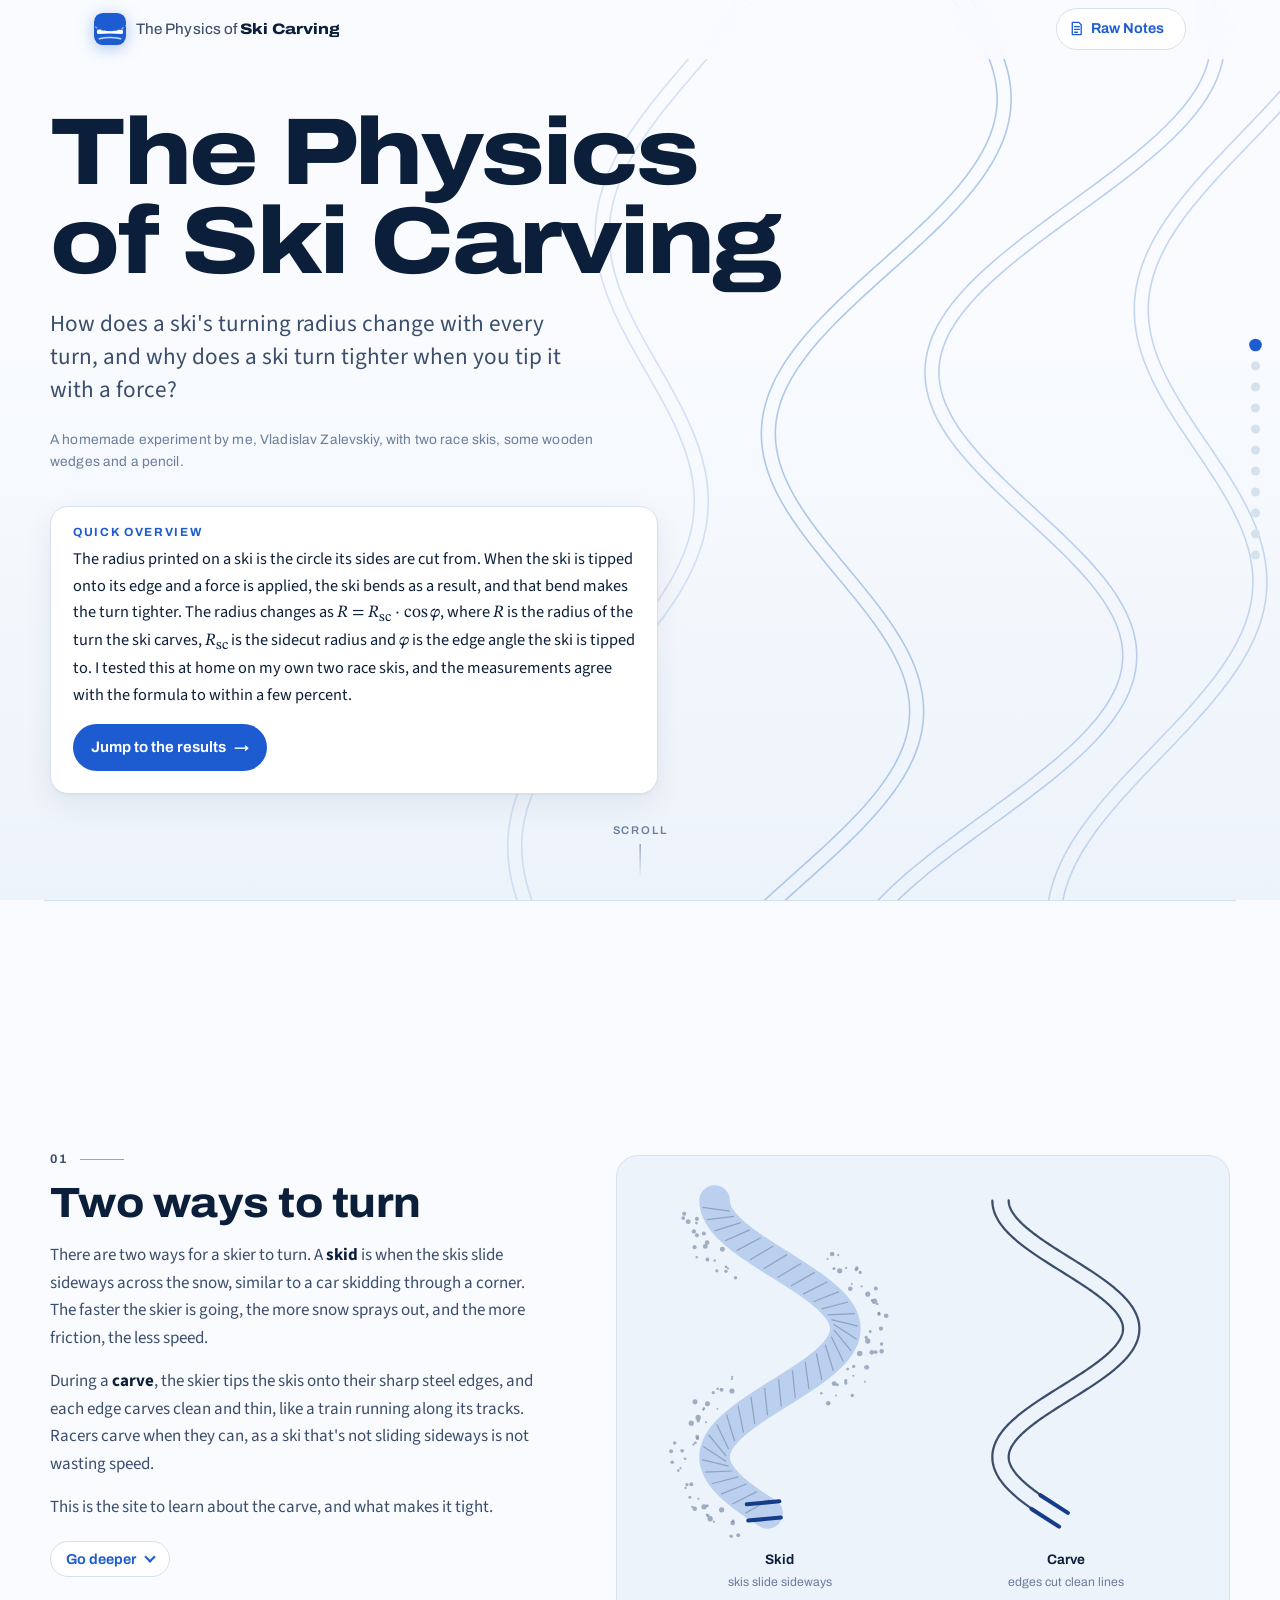
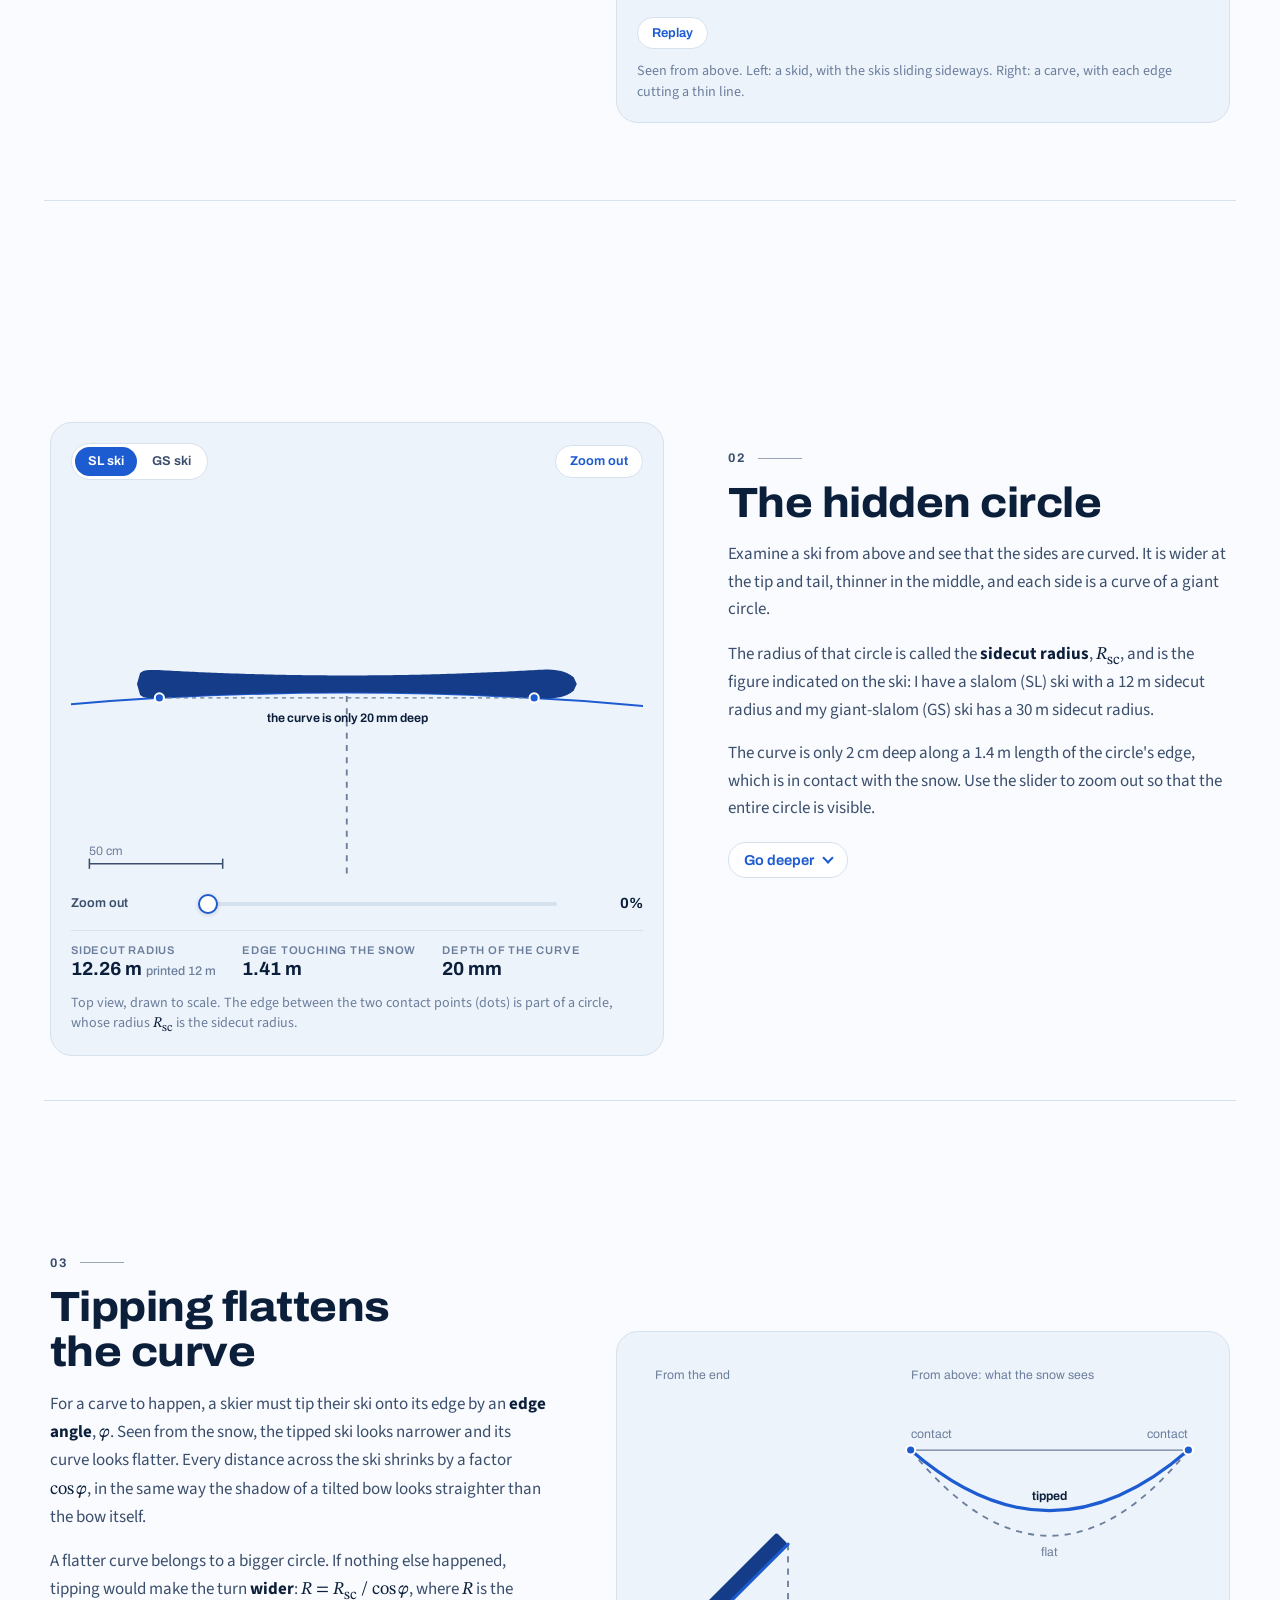
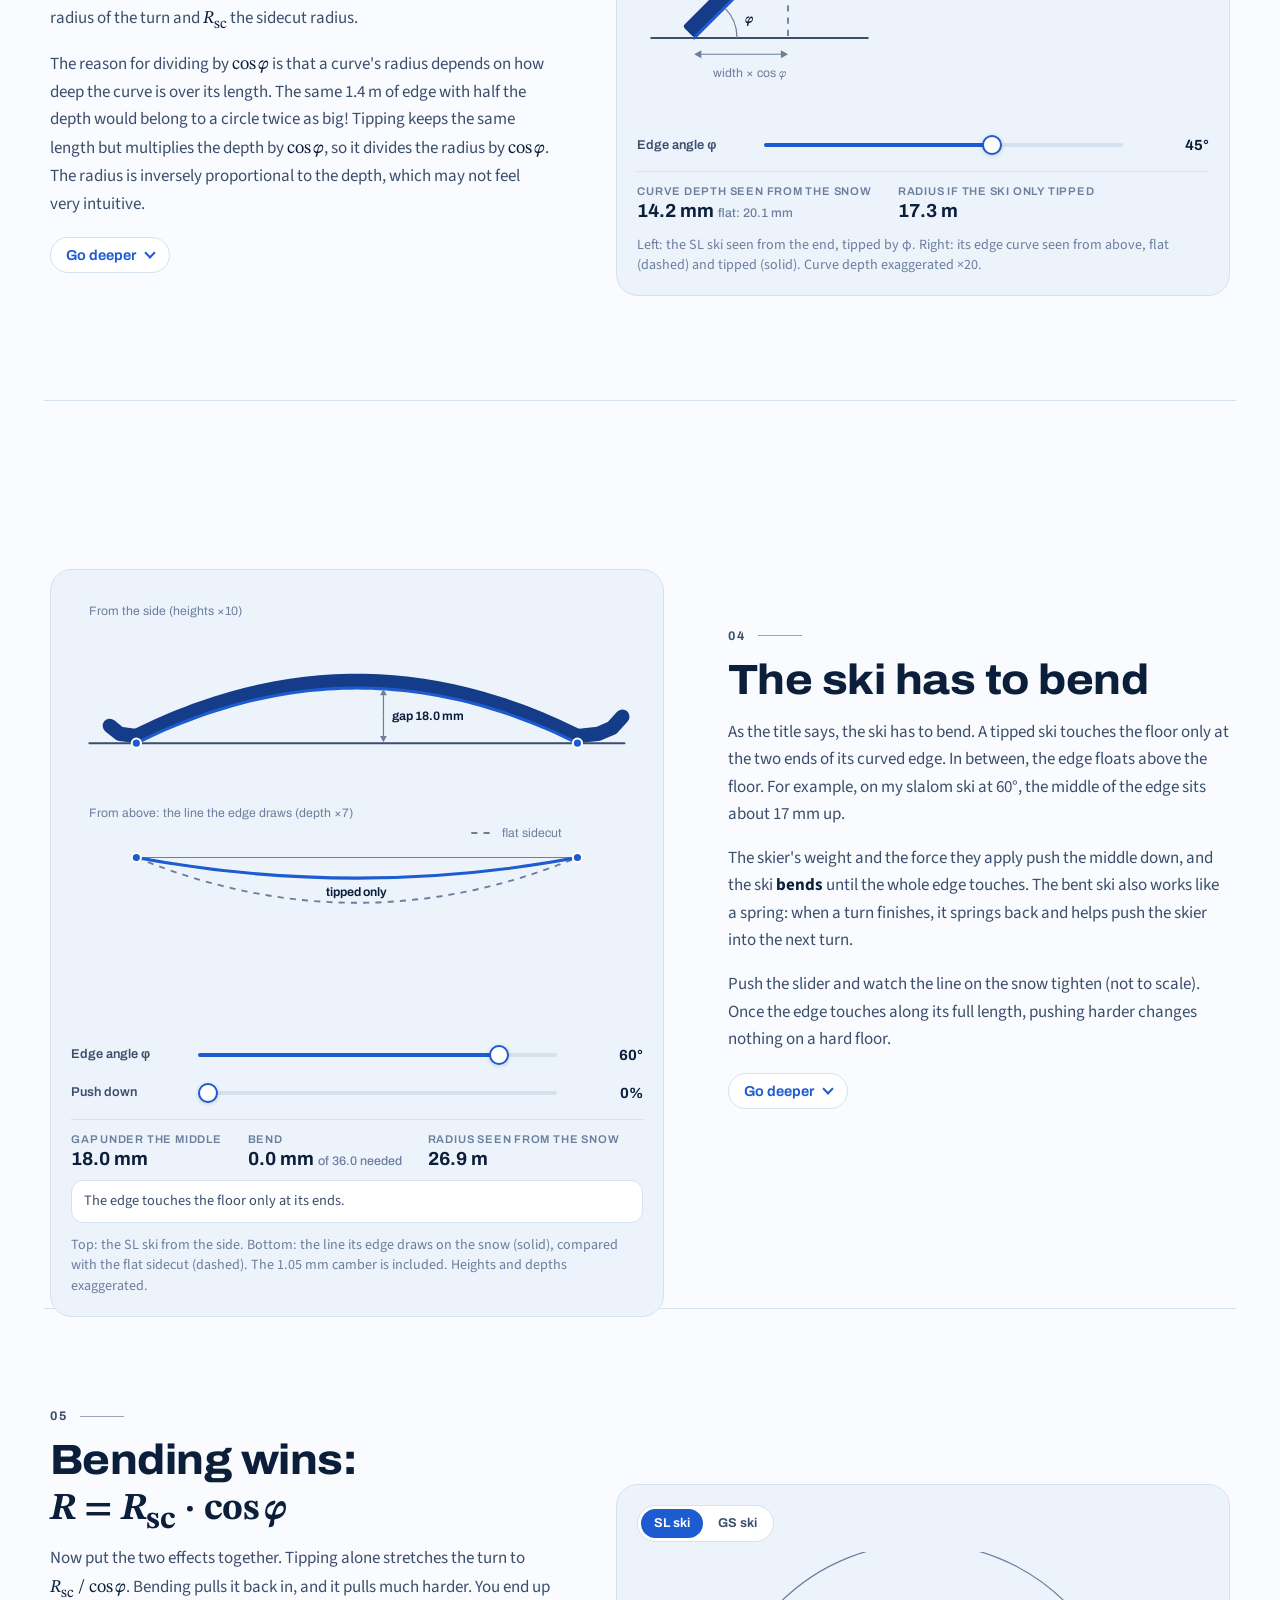
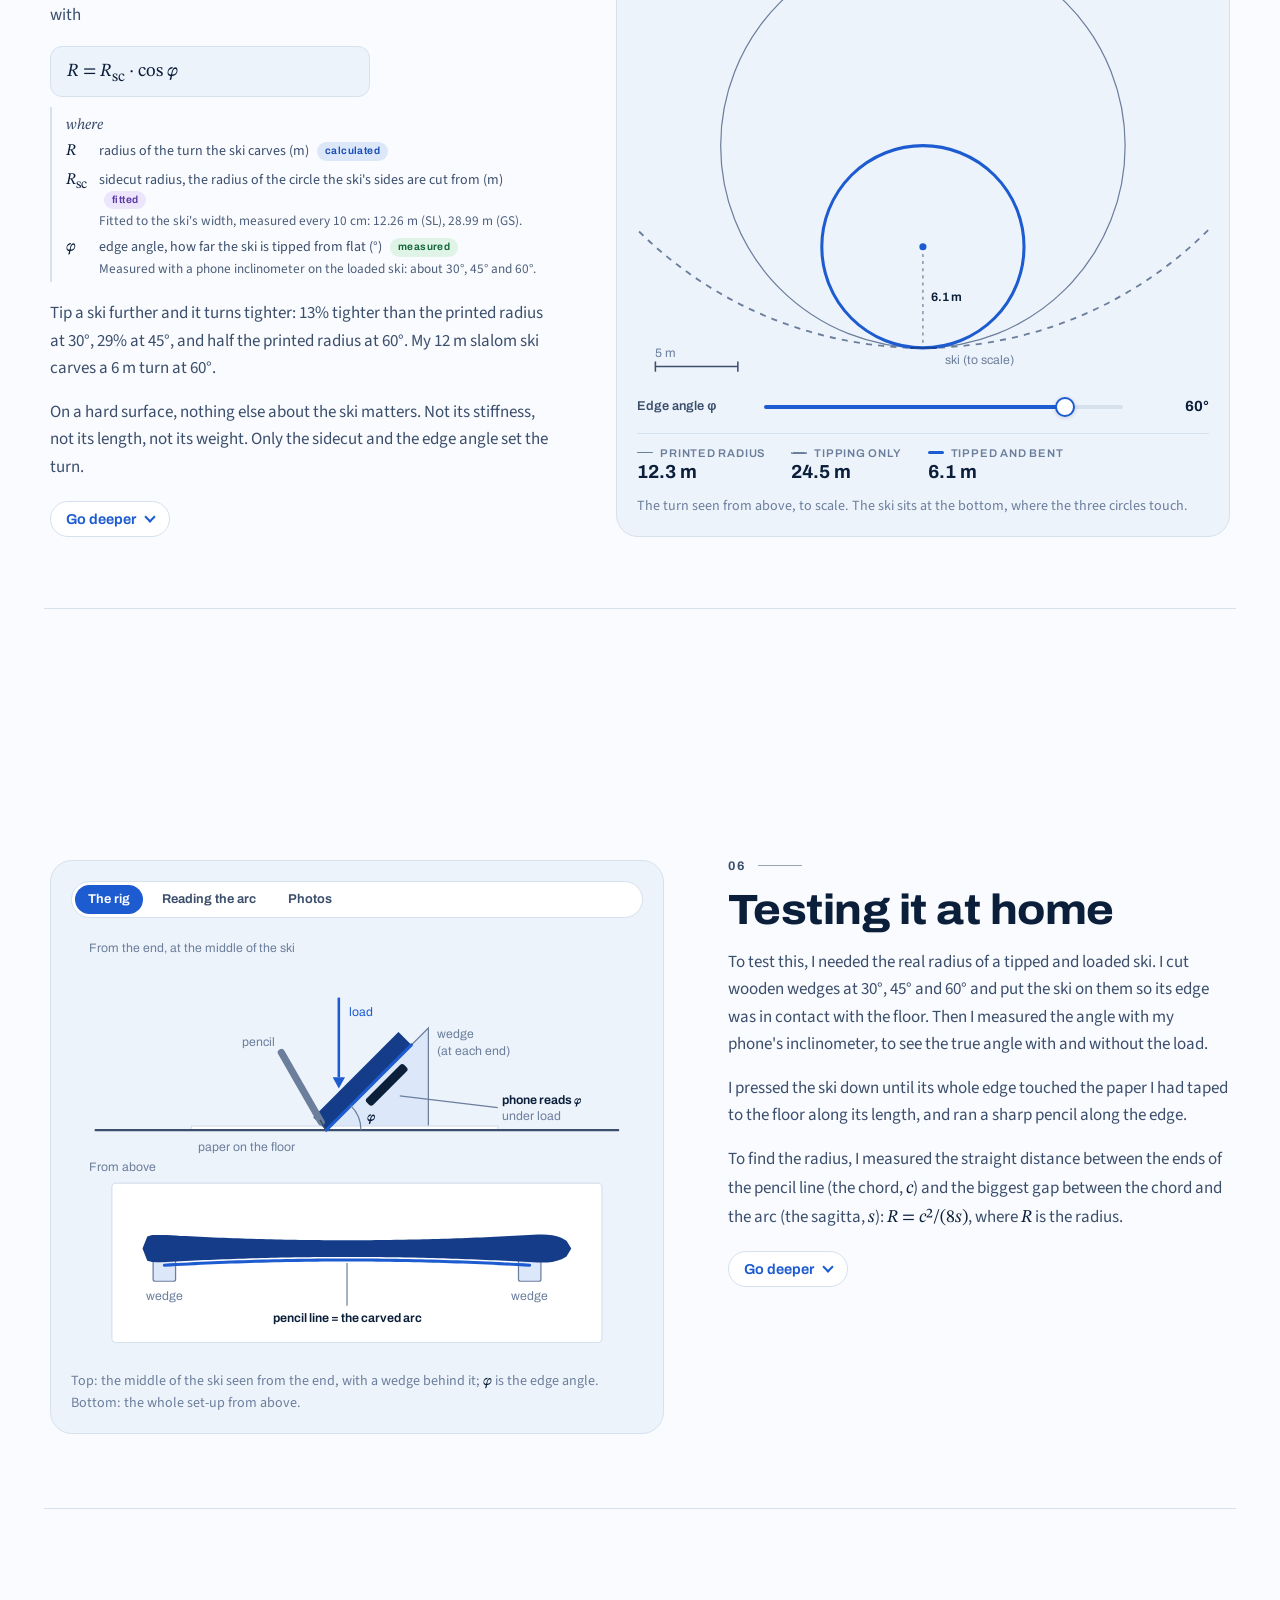
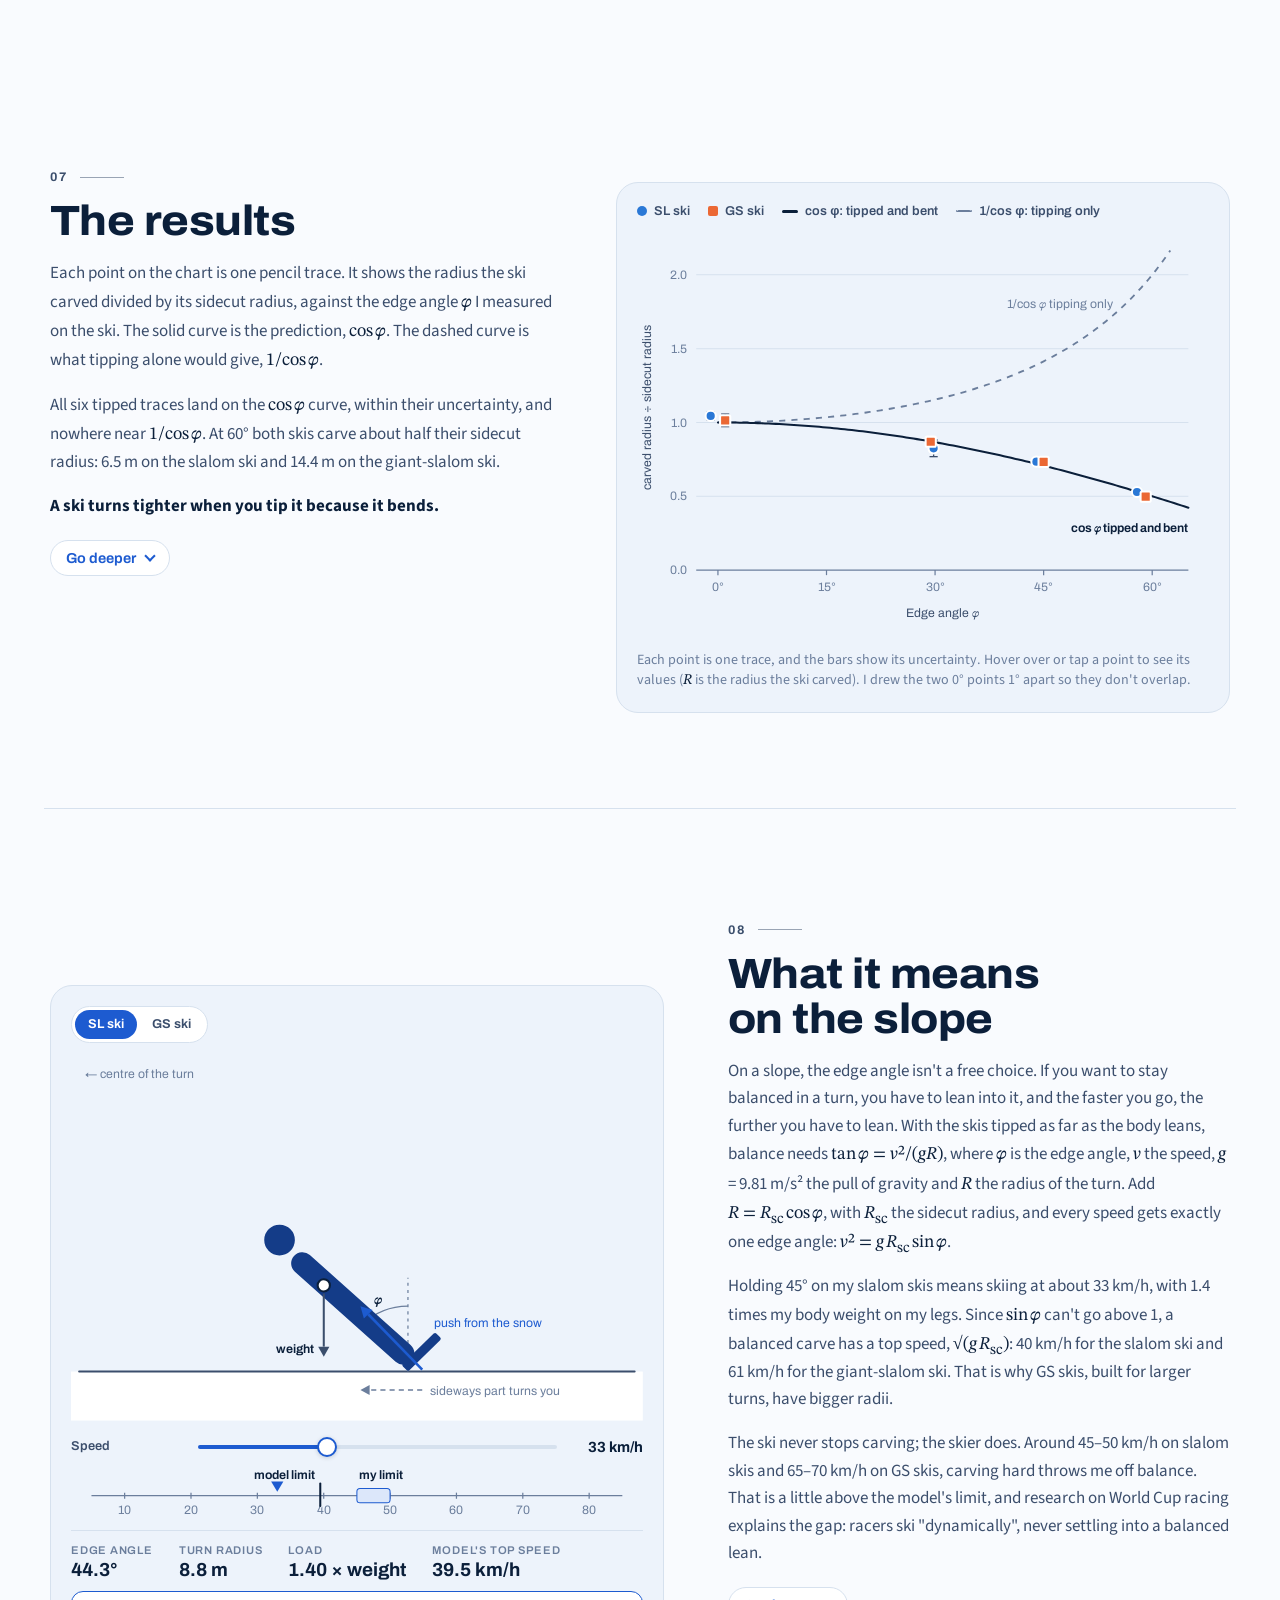
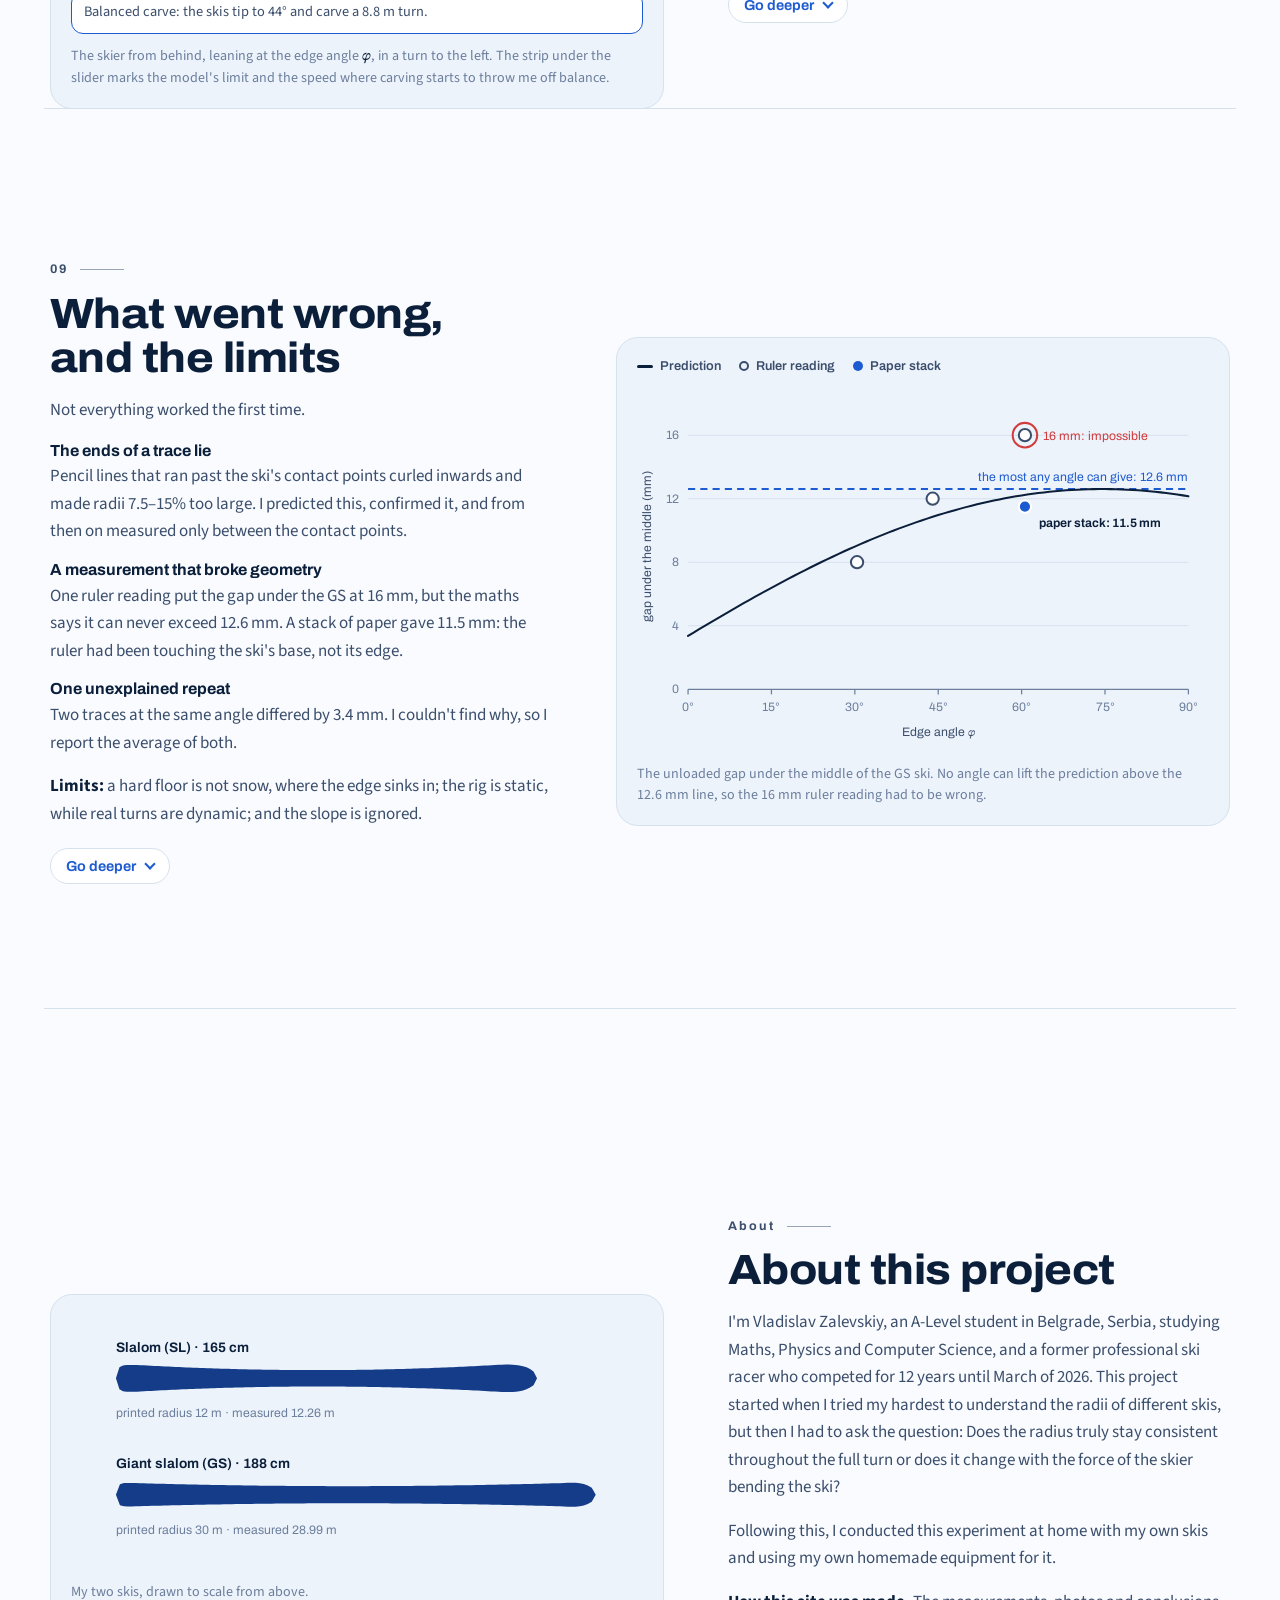
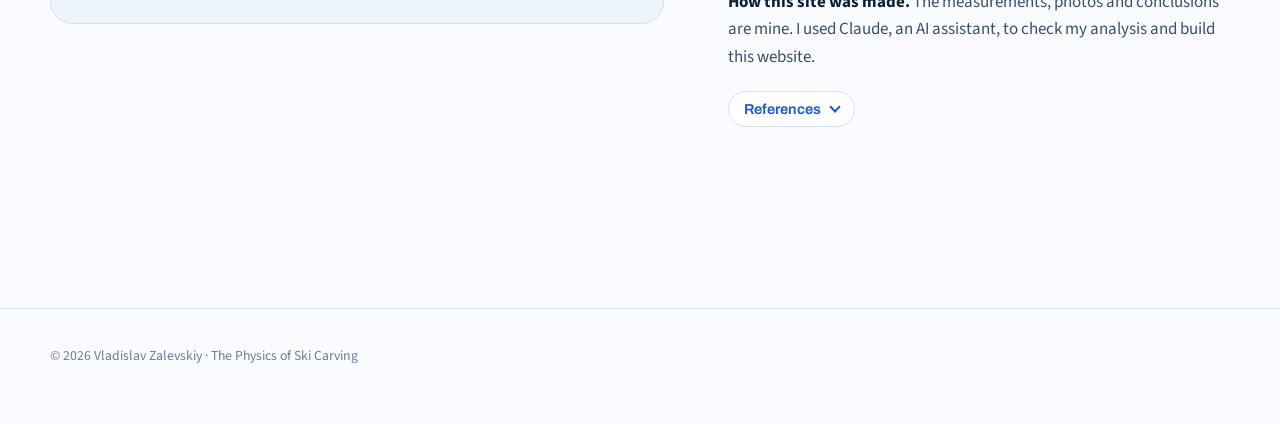
<file: index.html>
<!doctype html>
<html lang="en">
<head>
<meta charset="utf-8">
<meta name="viewport" content="width=device-width, initial-scale=1, viewport-fit=cover">
<title>The Physics of Ski Carving – Vladislav Zalevskiy</title>
<meta name="description" content="A homemade experiment on why a ski turns tighter when you tip it: sidecut radius, edge angle and R = R_sc · cos φ, tested on two race skis.">
<meta name="author" content="Vladislav Zalevskiy">
<meta property="og:title" content="The Physics of Ski Carving">
<meta property="og:description" content="Why does a ski turn tighter when you tip it? An interactive explainer of a home experiment on two race skis.">
<meta property="og:type" content="website">
<link rel="preconnect" href="https://fonts.googleapis.com">
<link rel="preconnect" href="https://fonts.gstatic.com" crossorigin>
<link rel="stylesheet" href="https://fonts.googleapis.com/css2?family=Archivo:wdth,wght@62..125,400..800&family=Source+Sans+3:ital,wght@0,400;0,600;0,700;1,400&family=STIX+Two+Text:ital,wght@0,400;0,600;1,400;1,600&display=swap">
<link rel="stylesheet" href="styles.css">
</head>
<body>
<header class="nav" id="nav">
  <div class="nav-in">
    <a class="brand" href="#top" aria-label="The Physics of Ski Carving, back to the top">
      <svg class="mark" viewBox="0 0 36 36" aria-hidden="true" focusable="false">
        <defs><clipPath id="markClip"><rect width="36" height="36" rx="10"/></clipPath></defs>
        <rect class="mark-bg" width="36" height="36" rx="10"/>
        <g clip-path="url(#markClip)">
          <circle class="mark-circle" cx="18" cy="-6" r="27"/>
          <g class="mark-ski"><path class="mark-skishape" d="M4 18.5 Q18 22.5 32 18.5 Q33.5 21 32 23.5 Q18 22.5 4 23.5 Q2.5 21 4 18.5 Z"/></g>
          <path class="mark-trk" d="M6 29 Q18 26 30 29"/>
        </g>
      </svg>
      <span class="name"><span class="pre">The Physics of </span><span class="main">Ski Carving</span></span>
    </a>
    <span class="now" id="now" aria-live="off"><span class="now-in"></span></span>
    <a class="rawlink" href="raw-notes.html"><svg viewBox="0 0 16 16" aria-hidden="true" focusable="false"><path d="M3.5 1.5h7l2.5 2.5v10.5h-9.5z M6 6h5 M6 9h5 M6 12h3"/></svg><span>Raw Notes</span><span class="arr" aria-hidden="true">→</span></a>
  </div>
  <div class="progress" id="progress"></div>
</header>

<nav class="rail" id="rail" aria-label="Sections">
  <a href="#top" data-s="top"><span>Start</span></a>
  <a href="#ch1" data-s="ch1"><span>Two ways to turn</span></a>
  <a href="#ch2" data-s="ch2"><span>The hidden circle</span></a>
  <a href="#ch3" data-s="ch3"><span>Tipping flattens the curve</span></a>
  <a href="#ch4" data-s="ch4"><span>The ski has to bend</span></a>
  <a href="#ch5" data-s="ch5"><span>Bending wins</span></a>
  <a href="#ch6" data-s="ch6"><span>The experiment</span></a>
  <a href="#results" data-s="results"><span>Results</span></a>
  <a href="#ch8" data-s="ch8"><span>On the slope</span></a>
  <a href="#ch9" data-s="ch9"><span>What went wrong</span></a>
  <a href="#about" data-s="about"><span>About</span></a>
</nav>

<section class="hero" id="top">
  <svg class="hero-tracks" id="heroTracks" viewBox="0 0 1440 900" preserveAspectRatio="xMidYMid slice" aria-hidden="true" focusable="false"></svg>
  <div class="hero-in">
    <h1>The Physics of Ski Carving</h1>
    <p class="sub">How does a ski's turning radius change with every turn, and why does a ski turn tighter when you tip it with a force?</p>
    <p class="credit">A homemade experiment by me, Vladislav Zalevskiy, with two race skis, some wooden wedges and a pencil.</p>
    <div class="tldr">
      <h2>Quick overview</h2>
      <p>The radius printed on a ski is the circle its sides are cut from. When the ski is tipped onto its edge and a force is applied, the ski bends as a result, and that bend makes the turn tighter. The radius changes as <span class="m"><i>R</i> = <i>R</i><sub>sc</sub> · cos&#8201;<i>φ</i></span>, where <span class="m"><i>R</i></span> is the radius of the turn the ski carves, <span class="m"><i>R</i><sub>sc</sub></span> is the sidecut radius and <span class="m"><i>φ</i></span> is the edge angle the ski is tipped to. I tested this at home on my own two race skis, and the measurements agree with the formula to within a few percent.</p>
      <a class="jump" href="#results">Jump to the results <span aria-hidden="true">→</span></a>
    </div>
  </div>
  <a class="scrollcue" href="#ch1" aria-label="Scroll to the first section"><span>Scroll</span><i aria-hidden="true"></i></a>
</section>

<main>

<!-- 01 -->
<section class="chapter" id="ch1">
  <div class="ch-in">
    <div class="ch-text">
      <p class="ch-num">01</p>
      <h2>Two ways to turn</h2>
      <p>There are two ways for a skier to turn. A <strong>skid</strong> is when the skis slide sideways across the snow, similar to a car skidding through a corner. The faster the skier is going, the more snow sprays out, and the more friction, the less speed.</p>
      <p>During a <strong>carve</strong>, the skier tips the skis onto their sharp steel edges, and each edge carves clean and thin, like a train running along its tracks. Racers carve when they can, as a ski that's not sliding sideways is not wasting speed.</p>
      <p>This is the site to learn about the carve, and what makes it tight.</p>
      <button class="more-btn" type="button" aria-expanded="false" aria-controls="d1"><span>Go deeper</span><span class="chev" aria-hidden="true"></span></button>
      <div class="deeper" id="d1" aria-hidden="true" inert><div class="deeper-in"><div class="deeper-body">
        <p>In a carve, each segment of the edge is in the same dip in the snow, just like the wheels of a train on the same rails. This is the reason why a carved track is two thin lines, one for each ski, while a skid creates a wide smeared line.</p>
        <p>Skidding is not a mistake! This is the way skiers regulate their pace, and a big part of most turns is skidded through by World Cup racers on steep slopes. However, in a pure carve, the ski's path is determined by its shape. That means that a carved turn is something that physics can foresee, and this is what the rest of this site does.</p>
      </div></div></div>
    </div>
    <figure class="ch-fig panel">
      <svg id="f1" viewBox="0 0 560 420" role="img" aria-label="Two ski tracks seen from above: a skid leaves a wide smeared band, a carve leaves two thin clean lines."></svg>
      <div class="controls"><div class="ctl-row"><button class="btn" type="button" id="f1-replay">Replay</button></div></div>
      <figcaption>Seen from above. Left: a skid, with the skis sliding sideways. Right: a carve, with each edge cutting a thin line.</figcaption>
    </figure>
  </div>
</section>

<!-- 02 -->
<section class="chapter flip" id="ch2">
  <div class="ch-in">
    <div class="ch-text">
      <p class="ch-num">02</p>
      <h2>The hidden circle</h2>
      <p>Examine a ski from above and see that the sides are curved. It is wider at the tip and tail, thinner in the middle, and each side is a curve of a giant circle.</p>
      <p>The radius of that circle is called the <strong>sidecut radius</strong>, <span class="m"><i>R</i><sub>sc</sub></span>, and is the figure indicated on the ski: I have a slalom (SL) ski with a 12&nbsp;m sidecut radius and my giant-slalom (GS) ski has a 30&nbsp;m sidecut radius.</p>
      <p>The curve is only 2&nbsp;cm deep along a 1.4&nbsp;m length of the circle's edge, which is in contact with the snow. Use the slider to zoom out so that the entire circle is visible.</p>
      <button class="more-btn" type="button" aria-expanded="false" aria-controls="d2"><span>Go deeper</span><span class="chev" aria-hidden="true"></span></button>
      <div class="deeper" id="d2" aria-hidden="true" inert><div class="deeper-in"><div class="deeper-body">
        <p><strong>Measuring a 12&nbsp;m circle from a 2&nbsp;cm curve.</strong> I measured the width of each ski every 10&nbsp;cm along its length and halved it. That gives <span class="m"><i>y</i></span>, the distance from the centre line to the edge, at each position <span class="m"><i>x</i></span> along the ski.</p>
        <p>Near its narrowest point, a circle of radius <span class="m"><i>R</i></span> is almost exactly a parabola. From the circle's equation, using <span class="m">√(1 − <i>u</i>) ≈ 1 − <i>u</i>/2</span> for small <span class="m"><i>u</i></span>, where <span class="m"><i>u</i></span> is any number much smaller than 1:</p>
        <div class="eq"><i>y</i> = <i>R</i> − √(<i>R</i>² − <i>x</i>²) ≈ <span class="frac"><span><i>x</i>²</span><span>2<i>R</i></span></span></div>
        <dl class="where">
          <div><dt><span class="m"><i>y</i></span></dt><dd>how far the edge sits out from its narrowest point: the half-width (centre line to edge) minus the half-width at the middle (m) <span class="tag meas">measured</span><span class="how">I measured the ski's width with a ruler every 10&nbsp;cm and halved it.</span></dd></div>
          <div><dt><span class="m"><i>R</i></span></dt><dd>radius of the circle (m); for the ski's sides, the sidecut radius <span class="tag fit">fitted</span><span class="how">12.26&nbsp;m (SL), 28.99&nbsp;m (GS).</span></dd></div>
          <div><dt><span class="m"><i>x</i></span></dt><dd>position along the ski, counted from its narrowest point (m) <span class="tag var">variable</span></dd></div>
          <div class="from"><dt>note</dt><dd><span class="m">√(1 − <i>u</i>) ≈ 1 − <i>u</i>/2</span> is the start of the binomial expansion (step 3 below), and it is where the 2 in <span class="m">2<i>R</i></span> comes from.</dd></div>
        </dl>
        <p><strong>Where this comes from, step by step.</strong></p>
        <ol class="steps">
          <li><strong>The circle.</strong> Put the origin at the narrowest point of the edge, with <span class="m"><i>x</i></span> along the ski and <span class="m"><i>y</i></span> measured outwards from there. (The half-width at the middle comes back later, as <span class="m"><i>C</i></span> in the fit.) The centre of the sidecut circle is a distance <span class="m"><i>R</i></span> straight out from the origin, at (0,&nbsp;<span class="m"><i>R</i></span>). Every point of the circle is <span class="m"><i>R</i></span> from its centre, so Pythagoras gives <span class="m"><i>x</i>² + (<i>y</i> − <i>R</i>)² = <i>R</i>²</span>.</li>
          <li><strong>Solve for <span class="m"><i>y</i></span>.</strong> <span class="m">(<i>y</i> − <i>R</i>)² = <i>R</i>² − <i>x</i>²</span>, so <span class="m"><i>y</i> − <i>R</i> = ±√(<i>R</i>² − <i>x</i>²)</span>. Near the origin <span class="m"><i>y</i></span> is almost 0, far smaller than <span class="m"><i>R</i></span>, so the minus sign is the right one: <span class="m"><i>y</i> = <i>R</i> − √(<i>R</i>² − <i>x</i>²)</span>.</li>
          <li><strong>Simplify.</strong> Take <span class="m"><i>R</i></span> out of the square root: <span class="m">√(<i>R</i>² − <i>x</i>²) = <i>R</i>&#8201;√(1 − <i>u</i>)</span> with <span class="m"><i>u</i> = <i>x</i>²/<i>R</i>²</span>. The binomial expansion of <span class="m">(1 − <i>u</i>)<sup>1/2</sup></span> is <span class="m">1 − <i>u</i>/2 − <i>u</i>²/8 − …</span> On a ski, <span class="m"><i>x</i></span> is under 1&nbsp;m and <span class="m"><i>R</i></span> is over 12&nbsp;m, so <span class="m"><i>u</i></span> is less than 1/100 and the first two terms are plenty: <span class="m"><i>y</i> ≈ <i>R</i> − <i>R</i>(1 − <i>x</i>²/(2<i>R</i>²)) = <i>x</i>²/(2<i>R</i>)</span>.</li>
          <li><strong>The error.</strong> The first term left out, <span class="m"><i>u</i>²/8</span>, changes <span class="m"><i>y</i></span> by only <span class="m"><i>x</i>⁴/(8<i>R</i>³)</span>. That is the tiny difference between the circle and the parabola in the next paragraph.</li>
        </ol>
        <p>Over the edge that touches the snow, the difference is under 0.02&nbsp;mm, far below what a ruler can see. So I fitted <span class="m"><i>y</i> = <i>Ax</i>² + <i>Bx</i> + <i>C</i></span> to the half-widths. Only <span class="m"><i>A</i></span> carries the radius: <span class="m"><i>B</i></span> soaks up any error in where I marked the middle, and <span class="m"><i>C</i></span> is the half-width there. With <span class="m"><i>y</i></span> in millimetres and <span class="m"><i>x</i></span> in metres, <span class="m"><i>y</i> = 1000<i>x</i>²/(2<i>R</i>) = (500/<i>R</i>)<i>x</i>²</span>, so:</p>
        <div class="eq"><i>R</i><sub>sc</sub> = <span class="frac"><span>500</span><span><i>A</i></span></span></div>
        <dl class="where">
          <div><dt><span class="m"><i>R</i><sub>sc</sub></span></dt><dd>sidecut radius, the radius of the circle the ski's sides are cut from (m) <span class="tag fit">fitted</span><span class="how">Fitted to the ski's half-widths, measured every 10&nbsp;cm: 12.26&nbsp;±&nbsp;0.09&nbsp;m (SL), 28.99&nbsp;±&nbsp;0.39&nbsp;m (GS).</span></dd></div>
          <div><dt><span class="m"><i>A</i></span></dt><dd>the number in front of <span class="m"><i>x</i>²</span> in the fit <span class="m"><i>y</i> = <i>Ax</i>² + <i>Bx</i> + <i>C</i></span> (mm per m²) <span class="tag fit">fitted</span><span class="how">Fitted to the half-widths of each ski.</span></dd></div>
          <div class="from"><dt>note</dt><dd>The 500 is 1000&nbsp;÷&nbsp;2: the 1000 turns metres into millimetres, and the 2 is the one in <span class="m"><i>x</i>²/(2<i>R</i>)</span>.</dd></div>
        </dl>
        <p><strong>Why a wrong middle mark doesn't matter.</strong> Suppose my middle mark was a distance <span class="m"><i>x</i><sub>0</sub></span> from the true narrowest point. Then the half-widths follow a parabola centred on <span class="m"><i>x</i><sub>0</sub></span>, and multiplying out the bracket gives</p>
        <div class="eq"><span class="frac"><span>(<i>x</i> − <i>x</i><sub>0</sub>)²</span><span>2<i>R</i></span></span> = <span class="frac"><span><i>x</i>²</span><span>2<i>R</i></span></span> − <span class="frac"><span><i>x</i><sub>0</sub></span><span><i>R</i></span></span>&#8201;<i>x</i> + <span class="frac"><span><i>x</i><sub>0</sub>²</span><span>2<i>R</i></span></span></div>
        <dl class="where">
          <div><dt><span class="m"><i>x</i></span></dt><dd>position along the ski, counted from my middle mark (m) <span class="tag var">variable</span></dd></div>
          <div><dt><span class="m"><i>x</i><sub>0</sub></span></dt><dd>how far my middle mark is from the true narrowest point (m) <span class="tag var">variable</span></dd></div>
          <div><dt><span class="m"><i>R</i></span></dt><dd>radius of the sidecut circle (m) <span class="tag fit">fitted</span><span class="how">12.26&nbsp;m (SL), 28.99&nbsp;m (GS).</span></dd></div>
          <div class="from"><dt>note</dt><dd>Multiplying out <span class="m">(<i>x</i> − <i>x</i><sub>0</sub>)² = <i>x</i>² − 2<i>x</i><sub>0</sub><i>x</i> + <i>x</i><sub>0</sub>²</span>, then dividing by <span class="m">2<i>R</i></span>.</dd></div>
        </dl>
        <p>The <span class="m"><i>x</i>²</span> term is exactly the same: sliding a parabola sideways doesn't change its shape. The mistake only changes the <span class="m"><i>x</i></span> term, which <span class="m"><i>B</i></span> takes care of, and the constant, which joins <span class="m"><i>C</i></span>. That is why only <span class="m"><i>A</i></span>, the number in front of <span class="m"><i>x</i>²</span>, is used for the radius.</p>
        <p><strong>Results:</strong> SL 12.26&nbsp;±&nbsp;0.09&nbsp;m (printed 12&nbsp;m) and GS 28.99&nbsp;±&nbsp;0.39&nbsp;m (printed 30&nbsp;m). The fitted curve misses the measurements by only 0.17–0.19&nbsp;mm on average, less than my ruler's 0.25&nbsp;mm resolution, so both sides really are circles.</p>
        <p>The depth of the curve over the contact length <span class="m"><i>c</i></span> is its sagitta, <span class="m"><i>s</i> = <i>c</i>²/(8<i>R</i>)</span>, where <span class="m"><i>R</i></span> is the circle's radius. For the SL: 1.406² / (8 × 12.26) = 0.020&nbsp;m, about 2&nbsp;cm.</p>
        <p>It is the same parabola again. The contact points are at <span class="m"><i>x</i> = ±<i>c</i>/2</span>, so the depth there is <span class="m"><i>y</i> = (<i>c</i>/2)²/(2<i>R</i>) = <i>c</i>²/(8<i>R</i>)</span>. Chapter 6 reaches the same formula a second way, with Pythagoras.</p>
      </div></div></div>
    </div>
    <figure class="ch-fig panel">
      <div class="legend" style="justify-content:space-between;align-items:center">
        <div class="seg" role="group" aria-label="Choose a ski" id="f2-ski"><button type="button" data-val="SL" aria-pressed="true">SL ski</button><button type="button" data-val="GS" aria-pressed="false">GS ski</button></div>
        <button class="btn" type="button" id="f2-play">Zoom out</button>
      </div>
      <svg id="f2" viewBox="0 0 560 380" role="img" aria-label="Top view of a ski drawn to scale; zooming out reveals that its edge is part of a circle with a radius of many metres."></svg>
      <div class="controls">
        <div class="ctl"><label for="f2-z">Zoom out</label><input type="range" id="f2-z" min="0" max="100" step="any" value="0"><output id="f2-zo" for="f2-z">0%</output></div>
      </div>
      <div class="readouts">
        <div class="ro"><div class="k">Sidecut radius</div><div class="v" id="f2-r">12.26 m <small>printed 12 m</small></div></div>
        <div class="ro"><div class="k">Edge touching the snow</div><div class="v" id="f2-c">1.41 m</div></div>
        <div class="ro"><div class="k">Depth of the curve</div><div class="v" id="f2-s">20 mm</div></div>
      </div>
      <figcaption>Top view, drawn to scale. The edge between the two contact points (dots) is part of a circle, whose radius <span class="m"><i>R</i><sub>sc</sub></span> is the sidecut radius.</figcaption>
    </figure>
  </div>
</section>

<!-- 03 -->
<section class="chapter" id="ch3">
  <div class="ch-in">
    <div class="ch-text">
      <p class="ch-num">03</p>
      <h2>Tipping flattens the curve</h2>
      <p>For a carve to happen, a skier must tip their ski onto its edge by an <strong>edge angle</strong>, <span class="m"><i>φ</i></span>. Seen from the snow, the tipped ski looks narrower and its curve looks flatter. Every distance across the ski shrinks by a factor <span class="m">cos&#8201;<i>φ</i></span>, in the same way the shadow of a tilted bow looks straighter than the bow itself.</p>
      <p>A flatter curve belongs to a bigger circle. If nothing else happened, tipping would make the turn <strong>wider</strong>: <span class="m"><i>R</i> = <i>R</i><sub>sc</sub> / cos&#8201;<i>φ</i></span>, where <span class="m"><i>R</i></span> is the radius of the turn and <span class="m"><i>R</i><sub>sc</sub></span> the sidecut radius.</p>
      <p>The reason for dividing by <span class="m">cos&#8201;<i>φ</i></span> is that a curve's radius depends on how deep the curve is over its length. The same 1.4&nbsp;m of edge with half the depth would belong to a circle twice as big! Tipping keeps the same length but multiplies the depth by <span class="m">cos&#8201;<i>φ</i></span>, so it divides the radius by <span class="m">cos&#8201;<i>φ</i></span>. The radius is inversely proportional to the depth, which may not feel very intuitive.</p>
      <button class="more-btn" type="button" aria-expanded="false" aria-controls="d3"><span>Go deeper</span><span class="chev" aria-hidden="true"></span></button>
      <div class="deeper" id="d3" aria-hidden="true" inert><div class="deeper-in"><div class="deeper-body">
        <p><strong>Why <span class="m">cos&#8201;<i>φ</i></span>?</strong> If you take any distance across the base and tip it by <span class="m"><i>φ</i></span>, it becomes the hypotenuse of a right-angled triangle: its shadow on the snow is the side next to the angle, hypotenuse × <span class="m">cos&#8201;<i>φ</i></span>, and the side opposite, hypotenuse × <span class="m">sin&#8201;<i>φ</i></span>, is how far it rises off the snow. It's the same as splitting a force into two components in mechanics.</p>
        <figure class="deeper-fig panel">
          <svg id="dg3" viewBox="0 0 440 300" role="img" aria-label="A line across the ski's base tipped by the edge angle: it is the hypotenuse of a right-angled triangle whose bottom side, its shadow on the snow, is hypotenuse times cos phi and whose upright side, its rise off the snow, is hypotenuse times sin phi."></svg>
          <div class="controls"><div class="ctl"><label for="dg3-phi">Edge angle φ</label><input type="range" id="dg3-phi" min="5" max="85" step="1" value="40"><output id="dg3-phio" for="dg3-phi">40°</output></div></div>
          <div class="readouts"><div class="ro"><div class="k">Shadow on the snow</div><div class="v" id="dg3-c">0.77</div></div><div class="ro"><div class="k">Rise off the snow</div><div class="v" id="dg3-s">0.64</div></div></div>
          <figcaption>A distance across the base, tipped by the edge angle <span class="m"><i>φ</i></span>. Light from straight above casts its shadow on the snow: the shadow is <span class="m">cos&#8201;<i>φ</i></span> times as long, and the rest of the length goes into rising off the snow.</figcaption>
        </figure>
        <p>So a curve of depth <span class="m"><i>s</i></span> over a chord <span class="m"><i>c</i></span> becomes a curve of depth <span class="m"><i>s</i>&#8201;cos&#8201;<i>φ</i></span> over the same chord. The sagitta relation, <span class="m"><i>R</i> = <i>c</i>²/(8<i>s</i>)</span>, then gives:</p>
        <div class="eq"><i>R</i><sub>tipping only</sub> = <span class="frac"><span><i>c</i>²</span><span>8<i>s</i> cos <i>φ</i></span></span> = <span class="frac"><span><i>R</i><sub>sc</sub></span><span>cos <i>φ</i></span></span></div>
        <dl class="where">
          <div><dt><span class="m"><i>R</i><sub>tipping only</sub></span></dt><dd>radius the turn would have if the ski only tipped and kept its shape (m) <span class="tag calc">calculated</span></dd></div>
          <div><dt><span class="m"><i>c</i></span></dt><dd>chord: the straight distance between the two contact points (m) <span class="tag meas">measured</span><span class="how">1.4057&nbsp;m (SL), 1.6787&nbsp;m (GS).</span></dd></div>
          <div><dt><span class="m"><i>s</i></span></dt><dd>sagitta: how deep the flat sidecut curves in between the contact points (mm) <span class="tag calc">calculated</span><span class="how">20.15&nbsp;mm (SL), 12.15&nbsp;mm (GS).</span></dd></div>
          <div><dt><span class="m"><i>φ</i></span></dt><dd>edge angle, how far the ski is tipped from flat (°) <span class="tag meas">measured</span><span class="how">Measured with a phone inclinometer on the loaded ski: about 30°, 45° and 60°.</span></dd></div>
          <div><dt><span class="m"><i>R</i><sub>sc</sub></span></dt><dd>sidecut radius (m) <span class="tag fit">fitted</span><span class="how">12.26&nbsp;m (SL), 28.99&nbsp;m (GS).</span></dd></div>
          <div class="from"><dt>note</dt><dd>The second step uses <span class="m"><i>c</i>²/(8<i>s</i>) = <i>R</i><sub>sc</sub></span>, the sagitta formula for the flat ski (chapters 2 and 6).</dd></div>
        </dl>
        <p>And this isn't just true for the middle: the whole curve changes the same way. Take a distance <span class="m"><i>x</i></span> along the ski from its narrowest point, where the edge has moved out by <span class="m"><i>x</i>²/(2<i>R</i><sub>sc</sub>)</span>. Tipped, that becomes <span class="m"><i>x</i>²&#8201;cos&#8201;<i>φ</i>/(2<i>R</i><sub>sc</sub>) = <i>x</i>²/(2 · <i>R</i><sub>sc</sub>/cos&#8201;<i>φ</i>)</span>: the same kind of curve, now with radius <span class="m"><i>R</i><sub>sc</sub>/cos&#8201;<i>φ</i></span>.</p>
        <p>That is 1.15&nbsp;<span class="m"><i>R</i><sub>sc</sub></span> at 30°, 1.41&nbsp;<span class="m"><i>R</i><sub>sc</sub></span> at 45° and 2&nbsp;<span class="m"><i>R</i><sub>sc</sub></span> at 60°. If a tipped ski kept its shape, tipping it further would make every turn wider.</p>
        <p>Those three numbers are exact trig values: <span class="m">1/cos&#8201;30° = 2/√3</span>, <span class="m">1/cos&#8201;45° = √2</span> and <span class="m">1/cos&#8201;60° = 2</span>. Taken to the extreme, a ski standing on its edge at 90° has <span class="m">cos&#8201;<i>φ</i> = 0</span> and an infinite radius: seen from above, all of its curve points straight up, and its shadow is a straight line.</p>
      </div></div></div>
    </div>
    <figure class="ch-fig panel">
      <svg id="f3" viewBox="0 0 560 360" role="img" aria-label="A ski tipped by the edge angle, seen from the end, and its edge curve seen from above, flatter than when the ski lies flat."></svg>
      <div class="controls">
        <div class="ctl"><label for="f3-phi">Edge angle φ</label><input type="range" id="f3-phi" min="0" max="70" step="1" value="45"><output id="f3-phio" for="f3-phi">45°</output></div>
      </div>
      <div class="readouts">
        <div class="ro"><div class="k">Curve depth seen from the snow</div><div class="v" id="f3-d">14.2 mm <small>flat: 20.2 mm</small></div></div>
        <div class="ro"><div class="k">Radius if the ski only tipped</div><div class="v" id="f3-r">17.3 m</div></div>
      </div>
      <figcaption>Left: the SL ski seen from the end, tipped by φ. Right: its edge curve seen from above, flat (dashed) and tipped (solid). Curve depth exaggerated ×20.</figcaption>
    </figure>
  </div>
</section>

<!-- 04 -->
<section class="chapter flip" id="ch4">
  <div class="ch-in">
    <div class="ch-text">
      <p class="ch-num">04</p>
      <h2>The ski has to bend</h2>
      <p>As the title says, the ski has to bend. A tipped ski touches the floor only at the two ends of its curved edge. In between, the edge floats above the floor. For example, on my slalom ski at 60°, the middle of the edge sits about 17&nbsp;mm up.</p>
      <p>The skier's weight and the force they apply push the middle down, and the ski <strong>bends</strong> until the whole edge touches. The bent ski also works like a spring: when a turn finishes, it springs back and helps push the skier into the next turn.</p>
      <p>Push the slider and watch the line on the snow tighten (not to scale). Once the edge touches along its full length, pushing harder changes nothing on a hard floor.</p>
      <button class="more-btn" type="button" aria-expanded="false" aria-controls="d4"><span>Go deeper</span><span class="chev" aria-hidden="true"></span></button>
      <div class="deeper" id="d4" aria-hidden="true" inert><div class="deeper-in"><div class="deeper-body">
        <p>Each point of the edge is set in from the line between the contact points by its sidecut inset, <span class="m"><i>δ</i></span>: 20.15&nbsp;mm at the middle of the SL. Tipping the ski lifts that point by <span class="m"><i>δ</i>&#8201;sin&#8201;<i>φ</i></span>. The ski's camber <span class="m"><i>h</i></span>, its small built-in arch, adds <span class="m"><i>h</i>&#8201;cos&#8201;<i>φ</i></span>:</p>
        <div class="eq">gap = <i>δ</i> sin <i>φ</i> + <i>h</i> cos <i>φ</i></div>
        <dl class="where">
          <div><dt>gap</dt><dd>height of the edge above the floor at the middle of the unloaded, tipped ski (mm) <span class="tag meas">measured</span><span class="how">With a stack of paper at about 60°: 17&nbsp;mm (SL), 11.5&nbsp;mm (GS).</span></dd></div>
          <div><dt><span class="m"><i>δ</i></span></dt><dd>sidecut inset: how far a point of the edge is set in from the line between the contact points (mm) <span class="tag calc">calculated</span><span class="how">At the middle it equals the sagitta: 20.15&nbsp;mm (SL), 12.15&nbsp;mm (GS).</span></dd></div>
          <div><dt><span class="m"><i>φ</i></span></dt><dd>edge angle, how far the ski is tipped from flat (°) <span class="tag meas">measured</span><span class="how">60.5° (SL) and 60.6° (GS) for the gap readings.</span></dd></div>
          <div><dt><span class="m"><i>h</i></span></dt><dd>camber: how high the middle of the base arches off the floor when the ski lies flat (mm) <span class="tag meas">measured</span><span class="how">1.05&nbsp;mm (SL), 3.36&nbsp;mm (GS).</span></dd></div>
        </dl>
        <figure class="deeper-fig panel">
          <div class="legend"><div class="seg" role="group" aria-label="Choose a ski" id="dg4-ski"><button type="button" data-val="SL" aria-pressed="true">SL ski</button><button type="button" data-val="GS" aria-pressed="false">GS ski</button></div></div>
          <svg id="dg4" viewBox="0 0 440 330" role="img" aria-label="The middle of a tipped ski seen from its end: the sidecut inset delta in the base splits into delta cos phi across and delta sin phi up, the camber h adds h cos phi up, and the bend b at right angles to the base closes the gap."></svg>
          <div class="controls"><div class="ctl"><label for="dg4-phi">Edge angle φ</label><input type="range" id="dg4-phi" min="5" max="65" step="0.5" value="60"><output id="dg4-phio" for="dg4-phi">60°</output></div></div>
          <div class="readouts">
            <div class="ro"><div class="k">Gap</div><div class="v" id="dg4-gap">18.0 mm</div></div>
            <div class="ro"><div class="k">Bend needed</div><div class="v" id="dg4-b">36.0 mm</div></div>
          </div>
          <figcaption>The middle of the ski seen from its end, to scale (8 px per mm, the same for both skis). The sidecut inset <span class="m"><i>δ</i></span> lies in the base; tipping by the edge angle <span class="m"><i>φ</i></span> splits it into <span class="m"><i>δ</i>&#8201;cos&#8201;<i>φ</i></span> across and <span class="m"><i>δ</i>&#8201;sin&#8201;<i>φ</i></span> up. The camber <span class="m"><i>h</i></span> stands at right angles to the base and adds <span class="m"><i>h</i>&#8201;cos&#8201;<i>φ</i></span> to the gap. The bend <span class="m"><i>b</i></span>, also at right angles to the base, closes the gap: <span class="m"><i>b</i>&#8201;cos&#8201;<i>φ</i></span> down and <span class="m"><i>b</i>&#8201;sin&#8201;<i>φ</i></span> across.</figcaption>
        </figure>
        <p><strong>Where the two parts come from.</strong></p>
        <ol class="steps">
          <li><strong>The sidecut part.</strong> Look at the middle of the ski from its end. The inset <span class="m"><i>δ</i></span> lies flat in the base. Tip the base by <span class="m"><i>φ</i></span> about the line between the contact points, and <span class="m"><i>δ</i></span> becomes the hypotenuse of a right-angled triangle: <span class="m"><i>δ</i>&#8201;cos&#8201;<i>φ</i></span> across the snow and <span class="m"><i>δ</i>&#8201;sin&#8201;<i>φ</i></span> straight up. The part that goes up is the gap.</li>
          <li><strong>The camber part.</strong> Camber lifts the middle by <span class="m"><i>h</i></span> at right angles to the base. Tipping the base by <span class="m"><i>φ</i></span> also tips that direction <span class="m"><i>φ</i></span> away from vertical, so the upward part of <span class="m"><i>h</i></span> is <span class="m"><i>h</i>&#8201;cos&#8201;<i>φ</i></span>. Its sideways part, <span class="m"><i>h</i>&#8201;sin&#8201;<i>φ</i></span>, comes back in chapter 5.</li>
          <li><strong>Add the two upward parts</strong> and you have the gap.</li>
        </ol>
        <p>For the SL at 60.5°: 20.15 × 0.870 + 1.05 × 0.492 = 18.1&nbsp;mm. I measured 17&nbsp;mm with a stack of paper.</p>
        <p><strong>Check with maths.</strong> The gap can be written as a single sine:</p>
        <div class="eq"><i>δ</i> sin <i>φ</i> + <i>h</i> cos <i>φ</i> = √(<i>δ</i>² + <i>h</i>²) · sin(<i>φ</i> + <i>β</i>),<span class="eq-br"></span>   where tan <i>β</i> = <i>h</i>/<i>δ</i></div>
        <dl class="where">
          <div><dt><span class="m"><i>δ</i></span></dt><dd>sidecut inset (mm) <span class="tag calc">calculated</span><span class="how">20.15&nbsp;mm (SL), 12.15&nbsp;mm (GS) at the middle.</span></dd></div>
          <div><dt><span class="m"><i>h</i></span></dt><dd>camber (mm) <span class="tag meas">measured</span><span class="how">1.05&nbsp;mm (SL), 3.36&nbsp;mm (GS).</span></dd></div>
          <div><dt><span class="m"><i>φ</i></span></dt><dd>edge angle (°) <span class="tag var">variable</span></dd></div>
          <div><dt><span class="m"><i>β</i></span></dt><dd>a fixed angle for each ski, set by its camber and inset (°) <span class="tag calc">calculated</span></dd></div>
          <div class="from"><dt>note</dt><dd>The compound-angle formula, <span class="m">sin(<i>φ</i> + <i>β</i>) = sin&#8201;<i>φ</i>&#8201;cos&#8201;<i>β</i> + cos&#8201;<i>φ</i>&#8201;sin&#8201;<i>β</i></span> (see below).</dd></div>
        </dl>
        <p>And a sine is never bigger than 1. So whatever the angle, the gap can never exceed <span class="m">√(<i>δ</i>² + <i>h</i>²)</span>: 20.2&nbsp;mm for the SL and 12.6&nbsp;mm for the GS. That rule caught one of my measurements (chapter 9).</p>
        <p><strong>Why it works.</strong> Expand the right-hand side with the compound-angle formula: <span class="m">√(<i>δ</i>² + <i>h</i>²)&#8201;cos&#8201;<i>β</i> · sin&#8201;<i>φ</i> + √(<i>δ</i>² + <i>h</i>²)&#8201;sin&#8201;<i>β</i> · cos&#8201;<i>φ</i></span>. For this to match the left-hand side, <span class="m">√(<i>δ</i>² + <i>h</i>²)&#8201;cos&#8201;<i>β</i></span> must equal <span class="m"><i>δ</i></span> and <span class="m">√(<i>δ</i>² + <i>h</i>²)&#8201;sin&#8201;<i>β</i></span> must equal <span class="m"><i>h</i></span>. A right-angled triangle with sides <span class="m"><i>δ</i></span> and <span class="m"><i>h</i></span> does exactly that: its hypotenuse is <span class="m">√(<i>δ</i>² + <i>h</i>²)</span> and its angle <span class="m"><i>β</i></span> has <span class="m">tan&#8201;<i>β</i> = <i>h</i>/<i>δ</i></span>. The biggest gap comes when <span class="m"><i>φ</i> + <i>β</i> = 90°</span>, where the sine is 1.</p>
        <p><strong>How much bend?</strong> Bending the ski by <span class="m"><i>b</i></span>, perpendicular to its base, lowers the edge by <span class="m"><i>b</i>&#8201;cos&#8201;<i>φ</i></span>. Closing the gap needs <span class="m"><i>b</i>&#8201;cos&#8201;<i>φ</i> = <i>δ</i>&#8201;sin&#8201;<i>φ</i> + <i>h</i>&#8201;cos&#8201;<i>φ</i></span>, so</p>
        <div class="eq"><i>b</i> = <i>δ</i> tan <i>φ</i> + <i>h</i></div>
        <dl class="where">
          <div><dt><span class="m"><i>b</i></span></dt><dd>bend: how far the middle of the ski has to flex, at right angles to its base, to touch the floor (mm) <span class="tag calc">calculated</span><span class="how">About 37&nbsp;mm at the middle of the SL at 60.5°.</span></dd></div>
          <div><dt><span class="m"><i>δ</i></span></dt><dd>sidecut inset (mm) <span class="tag calc">calculated</span><span class="how">20.15&nbsp;mm (SL), 12.15&nbsp;mm (GS) at the middle.</span></dd></div>
          <div><dt><span class="m"><i>φ</i></span></dt><dd>edge angle (°) <span class="tag meas">measured</span><span class="how">Phone inclinometer on the loaded ski: about 30°, 45° and 60°.</span></dd></div>
          <div><dt><span class="m"><i>h</i></span></dt><dd>camber (mm) <span class="tag meas">measured</span><span class="how">1.05&nbsp;mm (SL), 3.36&nbsp;mm (GS).</span></dd></div>
          <div class="from"><dt>note</dt><dd>Divide both sides of <span class="m"><i>b</i>&#8201;cos&#8201;<i>φ</i> = <i>δ</i>&#8201;sin&#8201;<i>φ</i> + <i>h</i>&#8201;cos&#8201;<i>φ</i></span> by <span class="m">cos&#8201;<i>φ</i></span>, and use <span class="m">sin&#8201;<i>φ</i> / cos&#8201;<i>φ</i> = tan&#8201;<i>φ</i></span>.</dd></div>
        </dl>
        <p>That is about 37&nbsp;mm at the middle of the SL at 60.5°, the angle of my gap reading. At exactly 60° it is 36.0&nbsp;mm, which is what the interactive shows: it includes the 1.05&nbsp;mm camber.</p>
        <p><strong>Why the bend is at right angles to the base.</strong> A ski is far thinner than it is wide, so it flexes easily through its thickness and hardly at all sideways. On a tipped ski, "at right angles to the base" is tilted <span class="m"><i>φ</i></span> from vertical: the same right-angled triangle again, so the bend moves the edge <span class="m"><i>b</i>&#8201;cos&#8201;<i>φ</i></span> down and <span class="m"><i>b</i>&#8201;sin&#8201;<i>φ</i></span> across.</p>
        <p><strong>Steeper means much more bend.</strong> <span class="m">tan&#8201;<i>φ</i></span> grows fast: <span class="m">tan&#8201;30° = 1/√3</span>, <span class="m">tan&#8201;45° = 1</span>, <span class="m">tan&#8201;60° = √3</span>, and it runs off to infinity as <span class="m"><i>φ</i></span> nears 90°.</p>
      </div></div></div>
    </div>
    <figure class="ch-fig panel">
      <svg id="f4" viewBox="0 0 560 430" role="img" aria-label="Side view of a tipped ski touching the floor only at its ends, and the line its edge draws on the snow, which tightens as the ski is pushed down."></svg>
      <div class="controls">
        <div class="ctl"><label for="f4-phi">Edge angle φ</label><input type="range" id="f4-phi" min="0" max="70" step="1" value="60"><output id="f4-phio" for="f4-phi">60°</output></div>
        <div class="ctl"><label for="f4-push">Push down</label><input type="range" id="f4-push" min="0" max="100" step="1" value="0"><output id="f4-pusho" for="f4-push">0%</output></div>
      </div>
      <div class="readouts">
        <div class="ro"><div class="k">Gap under the middle</div><div class="v" id="f4-gap">18.0 mm</div></div>
        <div class="ro"><div class="k">Bend</div><div class="v" id="f4-bend">0 mm <small>of 36.0 needed</small></div></div>
        <div class="ro"><div class="k">Radius seen from the snow</div><div class="v" id="f4-r">24.5 m</div></div>
      </div>
      <div class="note" id="f4-note">The edge touches the floor only at its ends.</div>
      <figcaption>Top: the SL ski from the side. Bottom: the line its edge draws on the snow (solid), compared with the flat sidecut (dashed). The 1.05&nbsp;mm camber is included. Heights and depths exaggerated.</figcaption>
    </figure>
  </div>
</section>

<!-- 05 -->
<section class="chapter" id="ch5">
  <div class="ch-in">
    <div class="ch-text">
      <p class="ch-num">05</p>
      <h2>Bending wins: <span class="m" style="font-size:.9em"><i>R</i> = <i>R</i><sub>sc</sub> · cos&#8201;<i>φ</i></span></h2>
      <p>Now put the two effects together. Tipping alone stretches the turn to <span class="m"><i>R</i><sub>sc</sub> / cos&#8201;<i>φ</i></span>. Bending pulls it back in, and it pulls much harder. You end up with</p>
      <div class="eq" style="max-width:20rem"><i>R</i> = <i>R</i><sub>sc</sub> · cos <i>φ</i></div>
      <dl class="where">
        <div><dt><span class="m"><i>R</i></span></dt><dd>radius of the turn the ski carves (m) <span class="tag calc">calculated</span></dd></div>
        <div><dt><span class="m"><i>R</i><sub>sc</sub></span></dt><dd>sidecut radius, the radius of the circle the ski's sides are cut from (m) <span class="tag fit">fitted</span><span class="how">Fitted to the ski's width, measured every 10&nbsp;cm: 12.26&nbsp;m (SL), 28.99&nbsp;m (GS).</span></dd></div>
        <div><dt><span class="m"><i>φ</i></span></dt><dd>edge angle, how far the ski is tipped from flat (°) <span class="tag meas">measured</span><span class="how">Measured with a phone inclinometer on the loaded ski: about 30°, 45° and 60°.</span></dd></div>
      </dl>
      <p>Tip a ski further and it turns tighter: 13% tighter than the printed radius at 30°, 29% at 45°, and half the printed radius at 60°. My 12&nbsp;m slalom ski carves a 6&nbsp;m turn at 60°.</p>
      <p>On a hard surface, nothing else about the ski matters. Not its stiffness, not its length, not its weight. Only the sidecut and the edge angle set the turn.</p>
      <button class="more-btn" type="button" aria-expanded="false" aria-controls="d5"><span>Go deeper</span><span class="chev" aria-hidden="true"></span></button>
      <div class="deeper" id="d5" aria-hidden="true" inert><div class="deeper-in"><div class="deeper-body">
        <p>Pick one point on the edge. It sits <span class="m"><i>δ</i></span> in from the line between the contact points. Follow it through three moves.</p>
        <ol class="steps">
          <li><strong>Tip the ski by <span class="m"><i>φ</i></span>.</strong> The inset splits into two parts: <span class="m"><i>δ</i>&#8201;cos&#8201;<i>φ</i></span> across the snow and <span class="m"><i>δ</i>&#8201;sin&#8201;<i>φ</i></span> up off it. The up part is the gap.</li>
          <li><strong>Bend the ski by <span class="m"><i>b</i></span></strong>, at right angles to its base. On a tipped ski that direction leans <span class="m"><i>φ</i></span> away from vertical, just like the normal reaction on a slope in mechanics. So the bend moves the point <span class="m"><i>b</i>&#8201;cos&#8201;<i>φ</i></span> down and <span class="m"><i>b</i>&#8201;sin&#8201;<i>φ</i></span> across. Both across parts point the same way: away from the line between the contact points.</li>
          <li><strong>The edge touches the snow</strong> when the bend cancels the lift: <span class="m"><i>b</i>&#8201;cos&#8201;<i>φ</i> = <i>δ</i>&#8201;sin&#8201;<i>φ</i></span>, so <span class="m"><i>b</i> = <i>δ</i>&#8201;tan&#8201;<i>φ</i></span>.</li>
          <li><strong>Add up the distance across the snow:</strong></li>
        </ol>
        <div class="eq"><i>δ</i> cos <i>φ</i> + <i>δ</i> tan <i>φ</i> sin <i>φ</i><span class="eq-br"></span> = <i>δ</i> <span class="frac"><span>cos²<i>φ</i> + sin²<i>φ</i></span><span>cos <i>φ</i></span></span> = <span class="frac"><span><i>δ</i></span><span>cos <i>φ</i></span></span></div>
        <dl class="where">
          <div><dt><span class="m"><i>δ</i></span></dt><dd>sidecut inset: how far a point of the edge is set in from the line between the contact points (mm) <span class="tag calc">calculated</span><span class="how">At the middle: 20.15&nbsp;mm (SL), 12.15&nbsp;mm (GS).</span></dd></div>
          <div><dt><span class="m"><i>φ</i></span></dt><dd>edge angle, how far the ski is tipped from flat (°) <span class="tag meas">measured</span><span class="how">Phone inclinometer on the loaded ski: about 30°, 45° and 60°.</span></dd></div>
          <div class="from"><dt>note</dt><dd>Uses <span class="m">tan&#8201;<i>φ</i> = sin&#8201;<i>φ</i> / cos&#8201;<i>φ</i></span> and <span class="m">cos²<i>φ</i> + sin²<i>φ</i> = 1</span>, which is Pythagoras in a right-angled triangle with hypotenuse 1.</dd></div>
        </dl>
        <p><strong>The algebra, step by step.</strong> Write <span class="m">tan&#8201;<i>φ</i></span> as <span class="m">sin&#8201;<i>φ</i> / cos&#8201;<i>φ</i></span>. The second term becomes <span class="m"><i>δ</i>&#8201;sin²<i>φ</i> / cos&#8201;<i>φ</i></span>. Put the first term over the same bottom, <span class="m"><i>δ</i>&#8201;cos²<i>φ</i> / cos&#8201;<i>φ</i></span>, and add the tops. You get <span class="m"><i>δ</i>(cos²<i>φ</i> + sin²<i>φ</i>)</span> on top, and that is just <span class="m"><i>δ</i></span> at every angle.</p>
        <p>So bending multiplies every inset by <span class="m">1/cos&#8201;<i>φ</i></span>, and the curve on the snow gets <span class="m">1/cos&#8201;<i>φ</i></span> times deeper. A deeper curve over the same chord has a smaller radius, because <span class="m"><i>R</i> = <i>c</i>²/(8<i>s</i>)</span>. That gives <span class="m"><i>R</i> = <i>R</i><sub>sc</sub>&#8201;cos&#8201;<i>φ</i></span>.</p>
        <p>In symbols: the sagitta <span class="m"><i>s</i></span> of the flat sidecut becomes <span class="m"><i>s</i>/cos&#8201;<i>φ</i></span> on the snow, and the chord <span class="m"><i>c</i></span> stays the same. The radius of the turn is <span class="m"><i>R</i> = <i>c</i>²&#8201;cos&#8201;<i>φ</i>/(8<i>s</i>) = <i>R</i><sub>sc</sub>&#8201;cos&#8201;<i>φ</i></span>, where <span class="m"><i>R</i><sub>sc</sub></span> is the sidecut radius.</p>
        <p><strong>Tipping against bending.</strong> Tipping alone multiplies every inset by <span class="m">cos&#8201;<i>φ</i></span> (chapter 3). Tipping plus bending multiplies it by <span class="m">1/cos&#8201;<i>φ</i></span>. The first gives a turn of <span class="m"><i>R</i><sub>sc</sub> / cos&#8201;<i>φ</i></span>, the second <span class="m"><i>R</i><sub>sc</sub> · cos&#8201;<i>φ</i></span>. At 60° that's twice the sidecut radius against half of it.</p>
        <p><strong>Why camber doesn't matter.</strong> Say the edge starts lifted by an extra amount <span class="m"><i>ζ</i></span> (camber, or a raised support). The bend has to cover that too: <span class="m"><i>b</i> = <i>δ</i>&#8201;tan&#8201;<i>φ</i> + <i>ζ</i></span>. The distance across becomes <span class="m"><i>δ</i>&#8201;cos&#8201;<i>φ</i> − <i>ζ</i>&#8201;sin&#8201;<i>φ</i> + <i>b</i>&#8201;sin&#8201;<i>φ</i> = <i>δ</i>/cos&#8201;<i>φ</i></span>, the same as before. <span class="m"><i>ζ</i></span> cancels exactly. That's why my loaded measurements don't depend on camber at all.</p>
        <p>Here's where the <span class="m">−<i>ζ</i>&#8201;sin&#8201;<i>φ</i></span> comes from. The extra lift acts at right angles to the base, like the camber in chapter 4. It moves the point <span class="m"><i>ζ</i>&#8201;cos&#8201;<i>φ</i></span> up and <span class="m"><i>ζ</i>&#8201;sin&#8201;<i>φ</i></span> back towards the line between the contact points. The bend pushes that lift back down, and its extra <span class="m"><i>ζ</i>&#8201;sin&#8201;<i>φ</i></span> across undoes exactly what the lift took away. The ski just presses its arch flat.</p>
      </div></div></div>
    </div>
    <figure class="ch-fig panel">
      <div class="legend" style="justify-content:space-between;align-items:center">
        <div class="seg" role="group" aria-label="Choose a ski" id="f5-ski"><button type="button" data-val="SL" aria-pressed="true">SL ski</button><button type="button" data-val="GS" aria-pressed="false">GS ski</button></div>
      </div>
      <svg id="f5" viewBox="0 0 560 420" role="img" aria-label="Three turn circles to scale: the printed sidecut radius, the wider circle tipping alone would give, and the much tighter circle a tipped and bent ski actually carves."></svg>
      <div class="controls">
        <div class="ctl"><label for="f5-phi">Edge angle φ</label><input type="range" id="f5-phi" min="0" max="70" step="1" value="60"><output id="f5-phio" for="f5-phi">60°</output></div>
      </div>
      <div class="readouts">
        <div class="ro"><div class="k"><span class="sw thin"></span>Printed radius</div><div class="v" id="f5-a">12.3 m</div></div>
        <div class="ro"><div class="k"><span class="sw dash"></span>Tipping only</div><div class="v" id="f5-b">24.5 m</div></div>
        <div class="ro"><div class="k"><span class="sw"></span>Tipped and bent</div><div class="v" id="f5-c">6.1 m</div></div>
      </div>
      <figcaption>The turn seen from above, to scale. The ski sits at the bottom, where the three circles touch.</figcaption>
    </figure>
  </div>
</section>

<!-- 06 -->
<section class="chapter flip" id="ch6">
  <div class="ch-in">
    <div class="ch-text">
      <p class="ch-num">06</p>
      <h2>Testing it at home</h2>
      <p>To test this, I needed the real radius of a tipped and loaded ski. I cut wooden wedges at 30°, 45° and 60° and put the ski on them so its edge was in contact with the floor. Then I measured the angle with my phone's inclinometer, to see the true angle with and without the load.</p>
      <p>I pressed the ski down until its whole edge touched the paper I had taped to the floor along its length, and ran a sharp pencil along the edge.</p>
      <p>To find the radius, I measured the straight distance between the ends of the pencil line (the chord, <span class="m"><i>c</i></span>) and the biggest gap between the chord and the arc (the sagitta, <span class="m"><i>s</i></span>): <span class="m"><i>R</i> = <i>c</i>²/(8<i>s</i>)</span>, where <span class="m"><i>R</i></span> is the radius.</p>
      <button class="more-btn" type="button" aria-expanded="false" aria-controls="d6"><span>Go deeper</span><span class="chev" aria-hidden="true"></span></button>
      <div class="deeper" id="d6" aria-hidden="true" inert><div class="deeper-in"><div class="deeper-body">
        <p><strong>Why <span class="m"><i>R</i> = <i>c</i>²/(8<i>s</i>)</span>.</strong> Draw a line from the circle's centre to one end of the chord, and another to the middle of the arc. You get a right-angled triangle, and Pythagoras gives</p>
        <div class="eq">(<i>R</i> − <i>s</i>)² + (<i>c</i>/2)² = <i>R</i>²  ⇒  <i>R</i> = <span class="frac"><span><i>c</i>²</span><span>8<i>s</i></span></span> + <span class="frac"><span><i>s</i></span><span>2</span></span></div>
        <dl class="where">
          <div><dt><span class="m"><i>R</i></span></dt><dd>radius of the circle the pencil arc belongs to: the radius the ski carves (m) <span class="tag calc">calculated</span><span class="how">From each trace's chord and sagitta, e.g. 9.00&nbsp;m for the SL at 44.0°.</span></dd></div>
          <div><dt><span class="m"><i>s</i></span></dt><dd>sagitta: the biggest gap between the chord and the arc (mm) <span class="tag meas">measured</span><span class="how">Read to ±0.5&nbsp;mm on each trace, e.g. 27.6&nbsp;mm for the SL at 44°.</span></dd></div>
          <div><dt><span class="m"><i>c</i></span></dt><dd>chord: the straight distance between the two ends of the pencil arc (m) <span class="tag meas">measured</span><span class="how">A string between the ends, read to ±5&nbsp;mm: about 1.41&nbsp;m on the SL.</span></dd></div>
          <div class="from"><dt>note</dt><dd>Pythagoras in the right-angled triangle described below. The 8 is 2 × 4: the 4 from squaring <span class="m"><i>c</i>/2</span>, the 2 from the <span class="m">2<i>Rs</i></span> left after expanding the bracket.</dd></div>
        </dl>
        <figure class="deeper-fig panel">
          <svg id="dg6" viewBox="0 0 440 330" role="img" aria-label="A circle's centre joined to one end of a chord and to the middle of the arc, making a right-angled triangle with sides R, R minus s and half the chord."></svg>
          <figcaption>The right-angled triangle behind <span class="m"><i>R</i> = <i>c</i>²/(8<i>s</i>)</span>. <span class="m"><i>R</i></span> is the radius, <span class="m"><i>c</i></span> the chord and <span class="m"><i>s</i></span> the sagitta. The sagitta is drawn far deeper than on a real trace.</figcaption>
        </figure>
        <ol class="steps">
          <li><strong>The triangle.</strong> Its corners are the circle's centre, the middle of the chord and one end of the chord. The side from the centre to the end of the chord is a radius, <span class="m"><i>R</i></span>. The side along the chord is half the chord, <span class="m"><i>c</i>/2</span>. The radius to the middle of the arc is also <span class="m"><i>R</i></span> long, but its last <span class="m"><i>s</i></span> sticks out past the chord, so the third side is <span class="m"><i>R</i> − <i>s</i></span>. The corner at the middle of the chord is 90°, because a line from the centre to the middle of a chord always meets it at a right angle.</li>
          <li><strong>Expand.</strong> <span class="m"><i>R</i>² − 2<i>Rs</i> + <i>s</i>² + <i>c</i>²/4 = <i>R</i>²</span>. <span class="m"><i>R</i>²</span> cancels on both sides, which leaves <span class="m">2<i>Rs</i> = <i>s</i>² + <i>c</i>²/4</span>.</li>
          <li><strong>Divide by <span class="m">2<i>s</i></span></strong> and you get <span class="m"><i>R</i> = <i>c</i>²/(8<i>s</i>) + <i>s</i>/2</span>.</li>
        </ol>
        <p>On my traces <span class="m"><i>s</i></span> is about 2&nbsp;cm and <span class="m"><i>R</i></span> is about 10&nbsp;m, so the <span class="m"><i>s</i>/2</span> term is 1&nbsp;cm in 10&nbsp;m. That's under 0.1%, so I dropped it.</p>
        <p><strong>How precise.</strong> I read the sagitta to ±0.5&nbsp;mm and the chord to ±5&nbsp;mm. <span class="m"><i>R</i></span> depends on <span class="m"><i>c</i>²/<i>s</i></span>, so the uncertainties combine like this:</p>
        <div class="eq"><span class="frac"><span>Δ<i>R</i></span><span><i>R</i></span></span> = √( (2Δ<i>c</i>/<i>c</i>)² + (Δ<i>s</i>/<i>s</i>)² )</div>
        <dl class="where">
          <div><dt><span class="m">Δ<i>R</i></span></dt><dd>uncertainty in the radius: how far the true value could be from <span class="m"><i>R</i></span> (m) <span class="tag calc">calculated</span><span class="how">2–4% of <span class="m"><i>R</i></span> per trace, e.g. ±0.18&nbsp;m on 9.00&nbsp;m.</span></dd></div>
          <div><dt><span class="m"><i>R</i></span></dt><dd>radius from the trace (m) <span class="tag calc">calculated</span></dd></div>
          <div><dt><span class="m">Δ<i>c</i></span></dt><dd>reading uncertainty of the chord (mm) <span class="tag meas">measured</span><span class="how">±5&nbsp;mm.</span></dd></div>
          <div><dt><span class="m"><i>c</i></span></dt><dd>chord (m) <span class="tag meas">measured</span><span class="how">About 1.41&nbsp;m on the SL.</span></dd></div>
          <div><dt><span class="m">Δ<i>s</i></span></dt><dd>reading uncertainty of the sagitta (mm) <span class="tag meas">measured</span><span class="how">±0.5&nbsp;mm.</span></dd></div>
          <div><dt><span class="m"><i>s</i></span></dt><dd>sagitta (mm) <span class="tag meas">measured</span><span class="how">e.g. 27.6&nbsp;mm for the SL at 44°.</span></dd></div>
          <div class="from"><dt>note</dt><dd>The 2 is there because <span class="m"><i>c</i></span> is squared. Adding the two parts as squares assumes the two reading errors are independent (see below).</dd></div>
        </dl>
        <p>That comes to 2–4% per trace. The sagitta reading causes most of it.</p>
        <ol class="steps">
          <li><strong>Each reading on its own.</strong> Use the usual rule for percentage uncertainties: when a quantity is raised to a power, multiply its percentage uncertainty by that power. <span class="m"><i>R</i></span> goes as <span class="m"><i>c</i>²</span>, so a 1% error in the chord gives a 2% error in the radius. That's the 2 in front of <span class="m">Δ<i>c</i>/<i>c</i></span>. <span class="m"><i>R</i></span> goes as <span class="m">1/<i>s</i></span>, so a 1% error in the sagitta gives a 1% error in the radius.</li>
          <li><strong>Putting them together.</strong> In A-level physics you add the two percentages: <span class="m">2Δ<i>c</i>/<i>c</i> + Δ<i>s</i>/<i>s</i></span>. That's the worst case, where both errors push the same way. My two readings are independent, so they're as likely to partly cancel as to add. The fairer combination squares each part, adds the squares and takes the square root, like finding the hypotenuse of a triangle whose sides are the two parts. It always comes out a little smaller than the worst case.</li>
          <li><strong>An example.</strong> On my SL trace at 44°, <span class="m">Δ<i>s</i>/<i>s</i> = 0.5/27.6</span> and <span class="m">2Δ<i>c</i>/<i>c</i> = 2 × 5/1410</span>. The sagitta part is more than twice the chord part. Together they give the ±0.18&nbsp;m on 9.00&nbsp;m in the results. The sagitta is only a few centimetres long, so half a millimetre is a big share of it. The chord is over a metre, so 5&nbsp;mm hardly matters.</li>
        </ol>
        <p><strong>The angle.</strong> I read the edge angle <span class="m"><i>φ</i></span> with my phone at the tip end, the middle and the tail end of the loaded ski. It changed by at most 1.3° along the ski, so I used the reading at the middle.</p>
        <p><strong>Checking the method.</strong> I traced both skis flat (0°) as well. The pencil gave 12.80&nbsp;±&nbsp;0.34&nbsp;m for the SL and 29.40&nbsp;±&nbsp;1.23&nbsp;m for the GS, which matches the radii from the width measurements in chapter 2. The pencil and the ruler agree.</p>
        <p>In total I made eight traces (two skis at 0°, 30°, 45° and 60°), plus a repeat of the SL at 30°.</p>
      </div></div></div>
    </div>
    <figure class="ch-fig panel">
      <div class="tabs seg" role="tablist" aria-label="Experiment views" id="f6-tabs">
        <button type="button" role="tab" data-val="rig" aria-pressed="true" aria-selected="true">The rig</button>
        <button type="button" role="tab" data-val="arc" aria-pressed="false" aria-selected="false">Reading the arc</button>
        <button type="button" role="tab" data-val="photos" aria-pressed="false" aria-selected="false">Photos</button>
      </div>
      <div id="f6-rig" role="tabpanel">
        <svg id="f6a" viewBox="0 0 560 420" role="img" aria-label="The rig: the ski rests on a wooden wedge with its edge on paper on the floor; a phone reads the angle; a load presses the ski down; a pencil traces the edge."></svg>
        <figcaption>Top: the middle of the ski seen from the end, with a wedge behind it; <span class="m"><i>φ</i></span> is the edge angle. Bottom: the whole set-up from above.</figcaption>
      </div>
      <div id="f6-arc" role="tabpanel" hidden>
        <svg id="f6b" viewBox="0 0 560 300" role="img" aria-label="A pencil arc on paper with its chord and sagitta marked."></svg>
        <div class="controls">
          <div class="ctl"><label for="f6-s">Sagitta s</label><input type="range" id="f6-s" min="10" max="45" step="0.1" value="27.6"><output id="f6-so" for="f6-s">27.6 mm</output></div>
        </div>
        <div class="readouts">
          <div class="ro"><div class="k">Chord <span class="m"><i>c</i></span></div><div class="v">1.41 m</div></div>
          <div class="ro"><div class="k">Radius <span class="m"><i>R</i> = <i>c</i>² / 8<i>s</i></span></div><div class="v" id="f6-r">9.00 m</div></div>
        </div>
        <figcaption>The default sagitta, 27.6 mm, is my SL trace at 44°. Depth exaggerated.</figcaption>
      </div>
      <div id="f6-photos" role="tabpanel" hidden>
        <div class="photos">
          <figure class="shot"><a href="photos/wedges.jpg" target="_blank" rel="noopener"><img src="photos/wedges.jpg" alt="Workbench with a saw, protractor, pencils and the wooden wedges cut for the experiment" loading="lazy" width="1500" height="2000"></a><figcaption>Cutting the wooden wedges</figcaption></figure>
          <figure class="shot"><a href="photos/paper-trace.jpg" target="_blank" rel="noopener"><img src="photos/paper-trace.jpg" alt="Paper taped to the floor in a long strip with a pencil line and a tape measure laid along it" loading="lazy" width="1500" height="2000"></a><figcaption>The paper strip, a pencil line and the tape measure</figcaption></figure>
          <figure class="shot"><a href="photos/ski-on-wedge.jpg" target="_blank" rel="noopener"><img src="photos/ski-on-wedge.jpg" alt="A ski resting on its edge on a wooden wedge, next to the paper on the floor" loading="lazy" width="1500" height="2000"></a><figcaption>A ski tipped on its wedge</figcaption></figure>
          <figure class="shot"><a href="photos/ski-on-paper.jpg" target="_blank" rel="noopener"><img src="photos/ski-on-paper.jpg" alt="A Fischer ski lying on the paper strip, with wedges at the far end" loading="lazy" width="1500" height="2000"></a><figcaption>A ski on the paper strip</figcaption></figure>
        </div>
        <figcaption>Photos from the experiment. Tap one to see it full size.</figcaption>
      </div>
    </figure>
  </div>
</section>

<!-- 07 -->
<section class="chapter" id="results">
  <div class="ch-in">
    <div class="ch-text">
      <p class="ch-num">07</p>
      <h2>The results</h2>
      <p>Each point on the chart is one pencil trace. It shows the radius the ski carved divided by its sidecut radius, against the edge angle <span class="m"><i>φ</i></span> I measured on the ski. The solid curve is the prediction, <span class="m">cos&#8201;<i>φ</i></span>. The dashed curve is what tipping alone would give, <span class="m">1/cos&#8201;<i>φ</i></span>.</p>
      <p>All six tipped traces land on the <span class="m">cos&#8201;<i>φ</i></span> curve, within their uncertainty, and nowhere near <span class="m">1/cos&#8201;<i>φ</i></span>. At 60° both skis carve about half their sidecut radius: 6.5&nbsp;m on the slalom ski and 14.4&nbsp;m on the giant-slalom ski.</p>
      <p><strong>A ski turns tighter when you tip it because it bends.</strong></p>
      <button class="more-btn" type="button" aria-expanded="false" aria-controls="d7"><span>Go deeper</span><span class="chev" aria-hidden="true"></span></button>
      <div class="deeper" id="d7" aria-hidden="true" inert><div class="deeper-in"><div class="deeper-body">
        <p><strong>Testing the shape of the law.</strong> Say the carved radius follows <span class="m"><i>R</i>/<i>R</i><sub>sc</sub> = cos<sup><i>n</i></sup>&#8201;<i>φ</i></span>, where <span class="m"><i>R</i><sub>sc</sub></span> is the sidecut radius, <span class="m"><i>φ</i></span> the edge angle and <span class="m"><i>n</i></span> a power the data decide. Tipping plus bending predicts <span class="m"><i>n</i> = +1</span>. Tipping alone predicts <span class="m"><i>n</i> = −1</span>. Fitting the six tipped traces gives</p>
        <div class="eq"><i>n</i> = 1.01 ± 0.02</div>
        <dl class="where">
          <div><dt><span class="m"><i>n</i></span></dt><dd>the power of <span class="m">cos&#8201;<i>φ</i></span> in <span class="m"><i>R</i>/<i>R</i><sub>sc</sub> = cos<sup><i>n</i></sup>&#8201;<i>φ</i></span> (no unit) <span class="tag fit">fitted</span><span class="how">Fitted to the six tipped traces: 1.01&nbsp;±&nbsp;0.02 using the sidecut radii, 1.07&nbsp;±&nbsp;0.04 from the traces alone.</span></dd></div>
        </dl>
        <figure class="deeper-fig panel">
          <svg id="dg7" viewBox="0 0 440 320" role="img" aria-label="Curves of cos to the power n against edge angle for n equal to minus 1, 0, 1 and 2, with the six measured traces lying on the n equals 1 curve."></svg>
          <figcaption>What each power <span class="m"><i>n</i></span> would look like: <span class="m"><i>R</i>/<i>R</i><sub>sc</sub> = cos<sup><i>n</i></sup>&#8201;<i>φ</i></span>, with <span class="m"><i>R</i></span> the carved radius, <span class="m"><i>R</i><sub>sc</sub></span> the sidecut radius and <span class="m"><i>φ</i></span> the edge angle. The dots are my six tipped traces (SL round, GS square); they sit on <span class="m"><i>n</i> = 1</span>.</figcaption>
        </figure>
        <p>That's using the sidecut radii from the width measurements. From the traces alone you get <span class="m"><i>n</i> = 1.07 ± 0.04</span>. The points scatter about as much as their error bars say they should: <span class="m"><i>χ</i>² = 3.8</span> for 6 points, where <span class="m"><i>χ</i>²</span> adds up each point's miss from the curve, measured in error bars and squared.</p>
        <div class="tbl-wrap"><table>
          <thead><tr><th>Trace</th><th><span class="m"><i>φ</i></span></th><th><span class="m"><i>R</i></span> measured</th><th><span class="m"><i>R</i></span> predicted</th><th>Diff.</th></tr></thead>
          <tbody>
            <tr><td>SL, flat</td><td>0°</td><td>12.80 ± 0.34 m</td><td>12.26 m</td><td>+4.4%</td></tr>
            <tr><td>GS, flat</td><td>0°</td><td>29.40 ± 1.23 m</td><td>28.99 m</td><td>+1.4%</td></tr>
            <tr><td>SL</td><td>29.8°</td><td>10.11 ± 0.69 m</td><td>10.64 m</td><td>−4.9%</td></tr>
            <tr><td>GS</td><td>29.4°</td><td>25.20 ± 0.91 m</td><td>25.26 m</td><td>−0.2%</td></tr>
            <tr><td>SL</td><td>44.0°</td><td>9.00 ± 0.18 m</td><td>8.82 m</td><td>+2.1%</td></tr>
            <tr><td>GS</td><td>45.0°</td><td>21.25 ± 0.65 m</td><td>20.50 m</td><td>+3.7%</td></tr>
            <tr><td>SL</td><td>57.9°</td><td>6.48 ± 0.10 m</td><td>6.52 m</td><td>−0.5%</td></tr>
            <tr><td>GS</td><td>59.1°</td><td>14.41 ± 0.31 m</td><td>14.89 m</td><td>−3.2%</td></tr>
          </tbody>
        </table></div>
        <p>The SL value at 30° is the average of two traces that differed more than they should have (chapter 9).</p>
      </div></div></div>
    </div>
    <figure class="ch-fig panel">
      <div class="legend">
        <span><i class="dot"></i>SL ski</span>
        <span><i class="sq"></i>GS ski</span>
        <span><span class="sw" style="border-top-color:var(--ink)"></span>cos φ: tipped and bent</span>
        <span><span class="sw dash"></span>1/cos φ: tipping only</span>
      </div>
      <svg id="f7" viewBox="0 0 560 400" role="img" aria-label="Chart of carved radius divided by sidecut radius against edge angle: all measured points follow the cos phi curve, far below the one over cos phi curve."></svg>
      <figcaption>Each point is one trace, and the bars show its uncertainty. Hover over or tap a point to see its values (<span class="m"><i>R</i></span> is the radius the ski carved). I drew the two 0° points 1° apart so they don't overlap.</figcaption>
    </figure>
  </div>
</section>

<!-- 08 -->
<section class="chapter flip" id="ch8">
  <div class="ch-in">
    <div class="ch-text">
      <p class="ch-num">08</p>
      <h2>What it means on the slope</h2>
      <p>On a slope, the edge angle isn't a free choice. If you want to stay balanced in a turn, you have to lean into it, and the faster you go, the further you have to lean. With the skis tipped as far as the body leans, balance needs <span class="m">tan&#8201;<i>φ</i> = <i>v</i>²/(<i>gR</i>)</span>, where <span class="m"><i>φ</i></span> is the edge angle, <span class="m"><i>v</i></span> the speed, <span class="m"><i>g</i></span> = 9.81&nbsp;m/s² the pull of gravity and <span class="m"><i>R</i></span> the radius of the turn. Add <span class="m"><i>R</i> = <i>R</i><sub>sc</sub>&#8201;cos&#8201;<i>φ</i></span>, with <span class="m"><i>R</i><sub>sc</sub></span> the sidecut radius, and every speed gets exactly one edge angle: <span class="m"><i>v</i>² = <i>g</i>&#8201;<i>R</i><sub>sc</sub>&#8201;sin&#8201;<i>φ</i></span>.</p>
      <p>Holding 45° on my slalom skis means skiing at about 33&nbsp;km/h, with 1.4 times my body weight on my legs. Since <span class="m">sin&#8201;<i>φ</i></span> can't go above 1, a balanced carve has a top speed, <span class="m">√(<i>g</i>&#8201;<i>R</i><sub>sc</sub>)</span>: 40&nbsp;km/h for the slalom ski and 61&nbsp;km/h for the giant-slalom ski. That is why GS skis, built for larger turns, have bigger radii.</p>
      <p>The ski never stops carving; the skier does. Around 45–50&nbsp;km/h on slalom skis and 65–70&nbsp;km/h on GS skis, carving hard throws me off balance. That is a little above the model's limit, and research on World Cup racing explains the gap: racers ski "dynamically", never settling into a balanced lean.</p>
      <button class="more-btn" type="button" aria-expanded="false" aria-controls="d8"><span>Go deeper</span><span class="chev" aria-hidden="true"></span></button>
      <div class="deeper" id="d8" aria-hidden="true" inert><div class="deeper-in"><div class="deeper-body">
        <p><strong>Balance.</strong> In a steady turn the snow pushes on your edge. To stay upright, that push has to point straight at your centre of mass, along your body. Its upward part holds up your weight, <span class="m"><i>mg</i></span> (mass <span class="m"><i>m</i></span> times gravity <span class="m"><i>g</i></span>). Its sideways part is the force that bends your path into a circle, <span class="m"><i>mv</i>²/<i>R</i></span>. The ratio of the two is your lean:</p>
        <div class="eq">tan <i>φ</i> = <span class="frac"><span><i>v</i>²</span><span><i>gR</i></span></span>   with   <i>R</i> = <i>R</i><sub>sc</sub> cos <i>φ</i><span class="eq-br"></span>   ⇒   <i>v</i>² = <i>g R</i><sub>sc</sub> sin <i>φ</i></div>
        <dl class="where">
          <div><dt><span class="m"><i>φ</i></span></dt><dd>edge angle, here also how far the skier leans from vertical (°) <span class="tag var">variable</span></dd></div>
          <div><dt><span class="m"><i>v</i></span></dt><dd>the skier's speed (m/s) <span class="tag var">variable</span></dd></div>
          <div><dt><span class="m"><i>g</i></span></dt><dd>gravitational acceleration, the pull of gravity (m/s²) <span class="tag const">constant</span><span class="how">9.81&nbsp;m/s².</span></dd></div>
          <div><dt><span class="m"><i>R</i></span></dt><dd>radius of the turn the ski carves (m) <span class="tag calc">calculated</span></dd></div>
          <div><dt><span class="m"><i>R</i><sub>sc</sub></span></dt><dd>sidecut radius (m) <span class="tag fit">fitted</span><span class="how">Fitted to the ski's width, measured every 10&nbsp;cm: 12.26&nbsp;m (SL), 28.99&nbsp;m (GS).</span></dd></div>
          <div class="from"><dt>note</dt><dd>Newton's second law for circular motion, resolved up and sideways (steps below). The last step uses <span class="m">tan&#8201;<i>φ</i> = sin&#8201;<i>φ</i> / cos&#8201;<i>φ</i></span>.</dd></div>
        </dl>
        <p><strong>The mechanics, step by step.</strong></p>
        <ol class="steps">
          <li><strong>Two forces.</strong> Treat yourself as a particle at your centre of mass, going round a horizontal circle of radius <span class="m"><i>R</i></span> at speed <span class="m"><i>v</i></span>. Two forces act on you: your weight <span class="m"><i>mg</i></span> straight down, and the push from the snow, <span class="m"><i>F</i></span>, along your body at the angle <span class="m"><i>φ</i></span> to the vertical. I leave out friction along the direction you're travelling.</li>
          <li><strong>Resolve vertically.</strong> You don't rise or sink, so the upward and downward forces balance: <span class="m"><i>F</i>&#8201;cos&#8201;<i>φ</i> = <i>mg</i></span>.</li>
          <li><strong>Resolve horizontally.</strong> Going round a circle needs an acceleration <span class="m"><i>v</i>²/<i>R</i></span> towards the centre. Newton's second law then gives the sideways force: <span class="m"><i>F</i>&#8201;sin&#8201;<i>φ</i> = <i>mv</i>²/<i>R</i></span>.</li>
          <li><strong>Divide</strong> step 3 by step 2. <span class="m"><i>F</i></span> and <span class="m"><i>m</i></span> cancel, and you're left with <span class="m">tan&#8201;<i>φ</i> = <i>v</i>²/(<i>gR</i>)</span>. Your weight makes no difference to the lean.</li>
          <li><strong>Put in the ski.</strong> With <span class="m"><i>R</i> = <i>R</i><sub>sc</sub>&#8201;cos&#8201;<i>φ</i></span>: <span class="m">sin&#8201;<i>φ</i> / cos&#8201;<i>φ</i> = <i>v</i>² / (<i>g</i>&#8201;<i>R</i><sub>sc</sub>&#8201;cos&#8201;<i>φ</i>)</span>. Multiply both sides by <span class="m">cos&#8201;<i>φ</i></span> and it cancels: <span class="m">sin&#8201;<i>φ</i> = <i>v</i>²/(<i>g</i>&#8201;<i>R</i><sub>sc</sub>)</span>, which is <span class="m"><i>v</i>² = <i>g</i>&#8201;<i>R</i><sub>sc</sub>&#8201;sin&#8201;<i>φ</i></span>.</li>
        </ol>
        <p>The push from the snow is <span class="m"><i>mg</i>/cos&#8201;<i>φ</i></span>: 1.15 times your body weight at 30°, 1.41 at 45° and 2 at 60°.</p>
        <p>That's step 2 rearranged: <span class="m"><i>F</i> = <i>mg</i>/cos&#8201;<i>φ</i></span>, where <span class="m"><i>F</i></span> is the push from the snow. Your legs carry <span class="m">1/cos&#8201;<i>φ</i></span> times your body weight. The speeds in the table come from the last step. For my SL at 45°, <span class="m"><i>v</i> = √(9.81 × 12.26 × sin&#8201;45°)</span> in m/s. Multiply by 3.6 to turn m/s into km/h and you get 33.2&nbsp;km/h.</p>
        <div class="tbl-wrap"><table>
          <thead><tr><th>Edge angle</th><th>SL speed</th><th>GS speed</th><th>Load</th></tr></thead>
          <tbody>
            <tr><td>30°</td><td>27.9 km/h</td><td>42.9 km/h</td><td>1.15 × weight</td></tr>
            <tr><td>45°</td><td>33.2 km/h</td><td>51.1 km/h</td><td>1.41 × weight</td></tr>
            <tr><td>60°</td><td>36.7 km/h</td><td>56.5 km/h</td><td>2.00 × weight</td></tr>
          </tbody>
        </table></div>
        <p><strong>The limit.</strong> <span class="m">sin&#8201;<i>φ</i> ≤ 1</span>, so <span class="m"><i>v</i> ≤ √(<i>g</i>&#8201;<i>R</i><sub>sc</sub>)</span>, where <span class="m"><i>v</i></span> is the speed, <span class="m"><i>g</i></span> gravity and <span class="m"><i>R</i><sub>sc</sub></span> the sidecut radius. That gives √(9.81 × 12.26) = 11.0&nbsp;m/s = 39.5&nbsp;km/h for the SL, and 60.7&nbsp;km/h for the GS. Go faster and the ski still carves, but it cuts a tighter turn than any lean can hold.</p>
        <p><strong>Why racers go faster.</strong> The model assumes a steady turn on flat ground, with you in balance the whole time. Komissarov (2022) found the same limit, <span class="m">√(<i>g</i>&#8201;<i>R</i><sub>sc</sub>&#8201;cos&#8201;<i>α</i>)</span> on a slope of angle <span class="m"><i>α</i></span> (with <span class="m"><i>g</i></span> gravity and <span class="m"><i>R</i><sub>sc</sub></span> the sidecut radius). The same paper shows, with World Cup data, that racers spend most of each turn above it. Their lean swings from side to side and never settles, so they never reach the steady balance the model needs. My own limits are estimates from racing, not measurements.</p>
      </div></div></div>
    </div>
    <figure class="ch-fig panel">
      <div class="legend" style="justify-content:space-between;align-items:center">
        <div class="seg" role="group" aria-label="Choose a ski" id="f8-ski"><button type="button" data-val="SL" aria-pressed="true">SL ski</button><button type="button" data-val="GS" aria-pressed="false">GS ski</button></div>
      </div>
      <svg id="f8" viewBox="0 0 560 360" role="img" aria-label="A skier seen from behind, leaning into a turn at the edge angle needed to balance at the chosen speed, with arrows for weight and the push from the snow."></svg>
      <div class="controls">
        <div class="ctl"><label for="f8-v">Speed</label><input type="range" id="f8-v" min="5" max="85" step="0.5" value="33"><output id="f8-vo" for="f8-v">33 km/h</output></div>
      </div>
      <svg id="f8s" viewBox="0 0 560 56" aria-hidden="true" focusable="false"></svg>
      <div class="readouts">
        <div class="ro"><div class="k">Edge angle</div><div class="v" id="f8-phi">44.6°</div></div>
        <div class="ro"><div class="k">Turn radius</div><div class="v" id="f8-r">8.7 m</div></div>
        <div class="ro"><div class="k">Load</div><div class="v" id="f8-load">1.40 × weight</div></div>
        <div class="ro"><div class="k">Model's top speed</div><div class="v" id="f8-max">39.5 km/h</div></div>
      </div>
      <div class="note" id="f8-note">A balanced carve is possible at this speed.</div>
      <figcaption>The skier from behind, leaning at the edge angle <span class="m"><i>φ</i></span>, in a turn to the left. The strip under the slider marks the model's limit and the speed where carving starts to throw me off balance.</figcaption>
    </figure>
  </div>
</section>

<!-- 09 -->
<section class="chapter" id="ch9">
  <div class="ch-in">
    <div class="ch-text">
      <p class="ch-num">09</p>
      <h2>What went wrong, and the limits</h2>
      <p>Not everything worked the first time.</p>
      <ul class="issues">
        <li><h3>The ends of a trace lie</h3><p>Pencil lines that ran past the ski's contact points curled inwards and made radii 7.5–15% too large. I predicted this, confirmed it, and from then on measured only between the contact points.</p></li>
        <li><h3>A measurement that broke geometry</h3><p>One ruler reading put the gap under the GS at 16&nbsp;mm, but the maths says it can never exceed 12.6&nbsp;mm. A stack of paper gave 11.5&nbsp;mm: the ruler had been touching the ski's base, not its edge.</p></li>
        <li><h3>One unexplained repeat</h3><p>Two traces at the same angle differed by 3.4&nbsp;mm. I couldn't find why, so I report the average of both.</p></li>
      </ul>
      <p><strong>Limits:</strong> a hard floor is not snow, where the edge sinks in; the rig is static, while real turns are dynamic; and the slope is ignored.</p>
      <button class="more-btn" type="button" aria-expanded="false" aria-controls="d9"><span>Go deeper</span><span class="chev" aria-hidden="true"></span></button>
      <div class="deeper" id="d9" aria-hidden="true" inert><div class="deeper-in"><div class="deeper-body">
        <p><strong>Chord ends.</strong> A sagitta is very sensitive to where the chord ends. Beyond the contact points the edge lifts off the paper, and the last few centimetres of pencil line curl inwards by 2–3&nbsp;mm. That shrinks the sagitta and makes the radius 7.5–15% too large. Measuring only between the contact points fixed it, and the corrected sagittas came out larger even though the chords were shorter, exactly as predicted.</p>
        <p><strong>The impossible reading.</strong> With a ruler stood next to the edge, my unloaded gap readings rose further above the prediction the steeper the angle. At 60° the base leans out over the edge, so a ruler a couple of millimetres away touches the base and reads high by about that distance times <span class="m">tan&#8201;<i>φ</i></span>, where <span class="m"><i>φ</i></span> is the edge angle. A paper stack slid under the edge avoids the problem.</p>
        <p><strong>The repeat.</strong> My two traces of the SL at 30° differ by 3.4&nbsp;mm in sagitta, far more than the 0.5&nbsp;mm reading error. One end of the first trace ran 3&nbsp;mm past a contact point, much too little to explain it. The other traces scatter by only 2.4% around the prediction, so it looks like a one-off, but one repeat can't prove that.</p>
      </div></div></div>
    </div>
    <figure class="ch-fig panel">
      <div class="legend">
        <span><span class="sw" style="border-top-color:var(--ink)"></span>Prediction</span>
        <span><i class="ring"></i>Ruler reading</span>
        <span><i class="dot" style="background:var(--accent)"></i>Paper stack</span>
      </div>
      <svg id="f9" viewBox="0 0 560 360" role="img" aria-label="Chart of the unloaded gap under the GS ski against edge angle: the prediction never exceeds 12.6 millimetres, the ruler reading of 16 millimetres is above that limit, and the paper stack reading of 11.5 millimetres fits."></svg>
      <figcaption>The unloaded gap under the middle of the GS ski. No angle can lift the prediction above the 12.6 mm line, so the 16 mm ruler reading had to be wrong.</figcaption>
    </figure>
  </div>
</section>

<!-- About -->
<section class="chapter flip" id="about">
  <div class="ch-in">
    <div class="ch-text">
      <p class="ch-num">About</p>
      <h2>About this project</h2>
      <p>I'm Vladislav Zalevskiy, an A-Level student in Belgrade, Serbia, studying Maths, Physics and Computer Science, and a former professional ski racer who competed for 12 years until March of 2026. This project started when I tried my hardest to understand the radii of different skis, but then I had to ask the question: Does the radius truly stay consistent throughout the full turn or does it change with the force of the skier bending the ski?</p>
      <p>Following this, I conducted this experiment at home with my own skis and using my own homemade equipment for it.</p>
      <p><strong>How this site was made.</strong> The measurements, photos and conclusions are mine. I used Claude, an AI assistant, to check my analysis and build this website.</p>
      <button class="more-btn" type="button" aria-expanded="false" aria-controls="d10"><span>References</span><span class="chev" aria-hidden="true"></span></button>
      <div class="deeper" id="d10" aria-hidden="true" inert><div class="deeper-in"><div class="deeper-body">
        <ol class="refs">
          <li>Jentschura, U. D. and Fahrbach, F. (2003). Physics of skiing: the ideal-carving equation and its applications. arXiv preprint physics/0310086. <a href="https://arxiv.org/pdf/physics/0310086">arxiv.org/pdf/physics/0310086</a></li>
          <li>Physics of skiing. <em>Real World Physics Problems</em>. <a href="https://www.real-world-physics-problems.com/physics-of-skiing.html">real-world-physics-problems.com/physics-of-skiing.html</a></li>
          <li>Komissarov, S. S. (2022). Dynamics of carving runs in alpine skiing. I. The basic centrifugal pendulum. <em>Sports Biomechanics</em> 21(8), 890–911. <a href="https://doi.org/10.1080/14763141.2019.1710559">doi:10.1080/14763141.2019.1710559</a></li>
        </ol>
      </div></div></div>
    </div>
    <figure class="ch-fig panel">
      <svg id="fA" viewBox="0 0 560 250" role="img" aria-label="Top view of the two skis to scale: the 165 centimetre slalom ski and the 188 centimetre giant-slalom ski."></svg>
      <figcaption>My two skis, drawn to scale from above.</figcaption>
    </figure>
  </div>
</section>

</main>

<footer>
  <div class="f-in">
    <span>© 2026 Vladislav Zalevskiy · The Physics of Ski Carving</span>
  </div>
</footer>

<script src="app.js"></script>
</body>
</html>
</file>
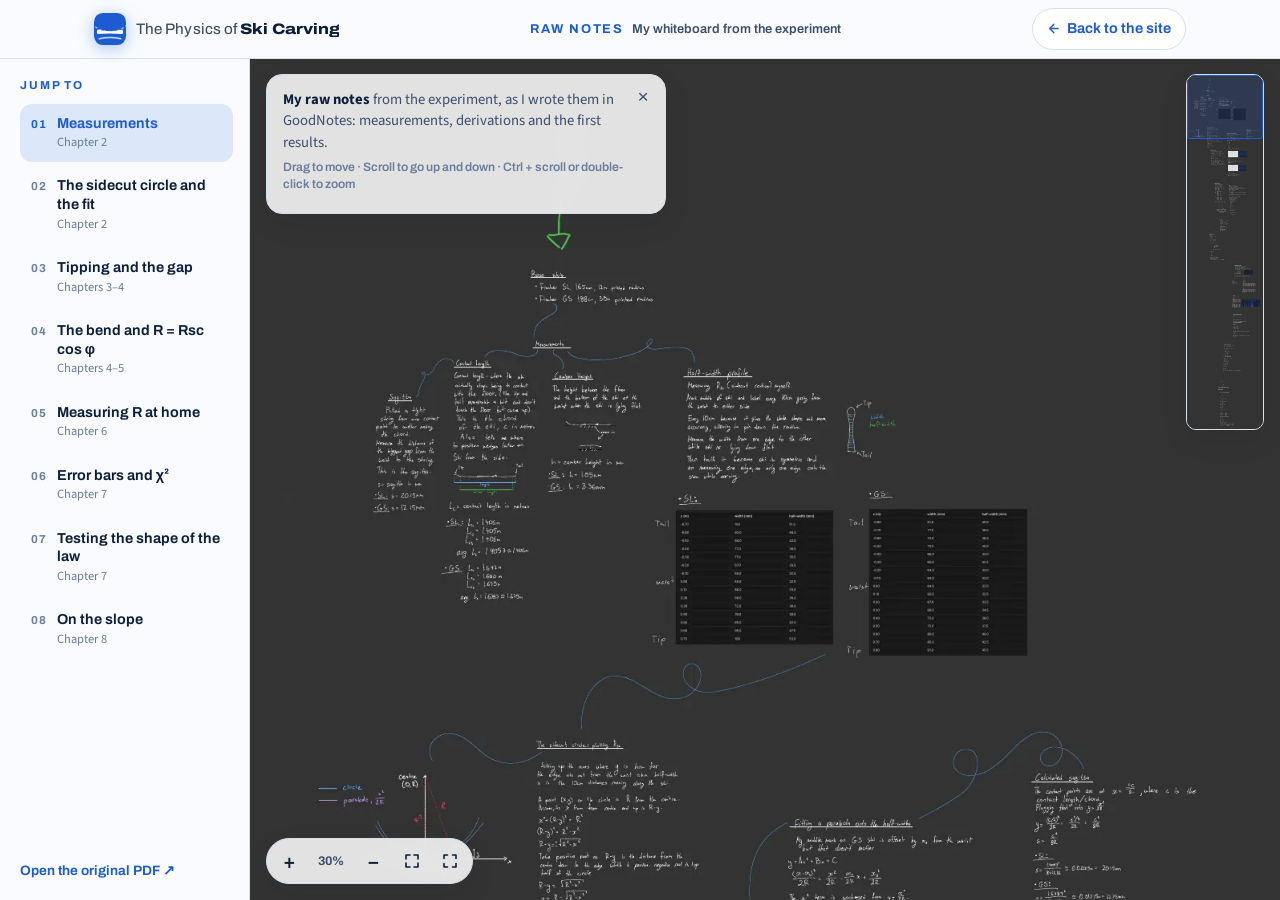
<file: raw-notes.html>
<!doctype html>
<html lang="en">
<head>
<meta charset="utf-8">
<meta name="viewport" content="width=device-width, initial-scale=1, viewport-fit=cover">
<title>Raw Notes · The Physics of Ski Carving</title>
<meta name="description" content="Vladislav Zalevskiy's handwritten working notes from the ski carving experiment: a zoomable whiteboard.">
<meta name="author" content="Vladislav Zalevskiy">
<link rel="preconnect" href="https://fonts.googleapis.com">
<link rel="preconnect" href="https://fonts.gstatic.com" crossorigin>
<link rel="stylesheet" href="https://fonts.googleapis.com/css2?family=Archivo:wdth,wght@62..125,400..800&family=Source+Sans+3:ital,wght@0,400;0,600;0,700;1,400&family=STIX+Two+Text:ital,wght@0,400;0,600;1,400;1,600&display=swap">
<link rel="stylesheet" href="styles.css">
</head>
<body class="notes-page">
<header class="nav scrolled" id="nav">
  <div class="nav-in">
    <a class="brand" href="index.html" aria-label="The Physics of Ski Carving, back to the main page">
      <svg class="mark" viewBox="0 0 36 36" aria-hidden="true" focusable="false">
        <defs><clipPath id="markClip"><rect width="36" height="36" rx="10"/></clipPath></defs>
        <rect class="mark-bg" width="36" height="36" rx="10"/>
        <g clip-path="url(#markClip)">
          <circle class="mark-circle" cx="18" cy="-6" r="27"/>
          <g class="mark-ski"><path class="mark-skishape" d="M4 18.5 Q18 22.5 32 18.5 Q33.5 21 32 23.5 Q18 22.5 4 23.5 Q2.5 21 4 18.5 Z"/></g>
          <path class="mark-trk" d="M6 29 Q18 26 30 29"/>
        </g>
      </svg>
      <span class="name"><span class="pre">The Physics of </span><span class="main">Ski Carving</span></span>
    </a>
    <span class="now show"><span class="now-in"><b>RAW NOTES</b>My whiteboard from the experiment</span></span>
    <a class="rawlink" href="index.html"><svg viewBox="0 0 16 16" aria-hidden="true" focusable="false"><path d="M9.5 3.5 5 8l4.5 4.5 M5.5 8H14"/></svg><span>Back to the site</span></a>
  </div>
</header>

<main class="nv-app">
  <nav class="nv-toc" aria-label="Parts of the whiteboard">
    <p class="nv-toc-h">Jump to</p>
    <ol id="nv-toc"></ol>
    <a class="nv-pdf" href="notes/raw-notes.pdf" target="_blank" rel="noopener">Open the original PDF <span aria-hidden="true">↗</span></a>
  </nav>

  <div class="nv-stage">
    <div class="nv" id="nv" tabindex="0" role="region" aria-roledescription="zoomable whiteboard" aria-label="My handwritten notes. Drag or use the arrow keys to move, pinch or use plus and minus to zoom.">
      <div class="nv-world" id="nv-world"></div>
    </div>

    <div class="nv-intro" id="nv-intro">
      <p><strong>My raw notes</strong> from the experiment, as I wrote them in GoodNotes: measurements, derivations and the first results.</p>
      <p class="nv-hint"><span class="nv-hint-mouse">Drag to move · Scroll to go up and down · Ctrl&nbsp;+&nbsp;scroll or double-click to zoom</span><span class="nv-hint-touch">Drag to move · Pinch or double-tap to zoom</span></p>
      <button type="button" class="nv-x" id="nv-intro-x" aria-label="Hide this note">×</button>
    </div>

    <div class="nv-tools" role="toolbar" aria-label="Zoom">
      <button type="button" id="nv-in" aria-label="Zoom in">+</button>
      <output id="nv-zoom" aria-live="off">100%</output>
      <button type="button" id="nv-out" aria-label="Zoom out">−</button>
      <button type="button" id="nv-fit" aria-label="Show the whole width" title="Whole width"><svg viewBox="0 0 16 16" aria-hidden="true"><path d="M2 6V2h4 M10 2h4v4 M14 10v4h-4 M6 14H2v-4"/></svg></button>
      <button type="button" id="nv-full" aria-label="Full screen" title="Full screen" hidden><svg viewBox="0 0 16 16" aria-hidden="true"><path d="M5.5 2H2v3.5 M10.5 2H14v3.5 M14 10.5V14h-3.5 M2 10.5V14h3.5"/></svg></button>
    </div>

    <div class="nv-mini" id="nv-mini" aria-hidden="true">
      <img src="notes/overview.webp" alt="" draggable="false">
      <div class="nv-mini-view" id="nv-mini-view"></div>
    </div>
  </div>
</main>

<script src="notes.js"></script>
</body>
</html>
</file>
<file: styles.css>
/* The Physics of Ski Carving - styles. Design tokens first; every colour has a dark-mode value. */
:root{
  /* Layout: full-screen chapters; the text column and the figure panel swap sides each chapter;
     figures sit on ice-blue "snow" panels; a dot rail on the right tracks where you are. */
  --bg:#F9FBFE;
  --surface:#FFFFFF;
  --snow:#EDF3FB;
  --ink:#0B1F3A;
  --ink-2:#3B4E6C;
  --muted:#6B7E9C;
  --line:#D6E1EE;
  --accent:#1D5BD0;
  --accent-ink:#FFFFFF;
  --accent-soft:#DCE7FA;
  --ski:#143C88;
  --sl:#2a78d6;
  --gs:#eb6834;
  --warn:#d03b3b;
  --track:#A7C2E8;
  /* "where" list tags */
  --tag-meas:#16663A; --tag-meas-bg:#DFF3E7;
  --tag-fit:#5A3AA6; --tag-fit-bg:#ECE5FB;
  --tag-calc:#1A4FB5; --tag-calc-bg:#DCE7FA;
  --shadow:0 1px 2px rgba(11,31,58,.05),0 10px 30px rgba(11,31,58,.07);
  --f-display:"Archivo","Helvetica Neue",Arial,sans-serif;
  --f-body:"Source Sans 3","Segoe UI",Roboto,"Helvetica Neue",Arial,sans-serif;
  --f-math:"STIX Two Text","Cambria Math","Times New Roman",Times,serif;
  --nav-h:58px;
  --maxw:1180px;
  --gutter:clamp(16px,4vw,44px);
  --ease:cubic-bezier(.16,1,.3,1);
}
@media (prefers-color-scheme: dark){
  :root:not([data-theme="light"]){
    --bg:#0B1832; --surface:#10213F; --snow:#14294B; --ink:#EAF1FB; --ink-2:#B3C4DC; --muted:#8398B6;
    --line:#284062; --accent:#6EA4FF; --accent-ink:#06122A; --accent-soft:#1A3663; --ski:#3A66B8;
    --sl:#3987e5; --gs:#d95926; --warn:#e66767; --track:#2C568F;
    --tag-meas:#8BDDAD; --tag-meas-bg:#15392B;
    --tag-fit:#C7B6FF; --tag-fit-bg:#2C2553;
    --tag-calc:#A3C5FF; --tag-calc-bg:#1A3663;
    --shadow:0 1px 2px rgba(0,0,0,.35),0 10px 30px rgba(0,0,0,.28);
    color-scheme:dark;
  }
}
:root[data-theme="dark"]{
  --bg:#0B1832; --surface:#10213F; --snow:#14294B; --ink:#EAF1FB; --ink-2:#B3C4DC; --muted:#8398B6;
  --line:#284062; --accent:#6EA4FF; --accent-ink:#06122A; --accent-soft:#1A3663; --ski:#3A66B8;
  --sl:#3987e5; --gs:#d95926; --warn:#e66767; --track:#2C568F;
  --tag-meas:#8BDDAD; --tag-meas-bg:#15392B;
  --tag-fit:#C7B6FF; --tag-fit-bg:#2C2553;
  --tag-calc:#A3C5FF; --tag-calc-bg:#1A3663;
  --shadow:0 1px 2px rgba(0,0,0,.35),0 10px 30px rgba(0,0,0,.28);
  color-scheme:dark;
}

*{box-sizing:border-box}
html{scroll-behavior:smooth;scroll-padding-top:var(--nav-h)}
@media (prefers-reduced-motion: reduce){html{scroll-behavior:auto}}
body{background:var(--bg);color:var(--ink);font-family:var(--f-body);font-size:1.0625rem;line-height:1.62;-webkit-font-smoothing:antialiased;text-rendering:optimizeLegibility}
a{color:var(--accent)}
a:focus-visible,button:focus-visible,input:focus-visible{outline:2px solid var(--accent);outline-offset:3px;border-radius:6px}
h1,h2,h3{text-wrap:balance}
sub,sup{line-height:0}

/* ---------- Top bar ---------- */
.nav{position:fixed;top:0;left:0;right:0;z-index:50;padding-top:env(safe-area-inset-top,0px);
  background:var(--bg);background:color-mix(in srgb,var(--bg) 84%,transparent);
  -webkit-backdrop-filter:saturate(1.4) blur(12px);backdrop-filter:saturate(1.4) blur(12px);
  border-bottom:1px solid transparent;transition:border-color .3s}
.nav.scrolled{border-bottom-color:var(--line)}
.nav-in{height:var(--nav-h);max-width:var(--maxw);margin:0 auto;padding-inline:var(--gutter);display:flex;align-items:center;justify-content:space-between;gap:16px}
.brand{display:flex;align-items:center;gap:10px;min-width:0;text-decoration:none;color:var(--ink);font-family:var(--f-display);font-weight:700;font-stretch:110%;font-size:.95rem;letter-spacing:.005em}
.brand .name{white-space:nowrap;overflow:hidden;text-overflow:ellipsis}
.brand .pre{font-weight:450;font-stretch:100%;color:var(--ink-2)}
.brand .main{font-weight:800;font-stretch:118%;letter-spacing:-.01em}
/* The mark: a ski seen from above, cut from a big (dashed) circle, over its carved track.
   On hover the ski "tips": seen from above it gets narrower by cos φ, and the circle turns. */
.mark{flex:none;display:block;width:32px;height:32px;filter:drop-shadow(0 3px 8px color-mix(in srgb,var(--accent) 35%,transparent));transition:transform .55s cubic-bezier(.34,1.56,.64,1)}
.mark-bg{fill:var(--accent)}
.mark-circle{fill:none;stroke:var(--accent-ink);stroke-width:1.3;stroke-dasharray:2.6 2.6;opacity:.6;transform-box:view-box;transform-origin:18px -6px;transition:transform 1.4s var(--ease)}
.mark-skishape{fill:var(--accent-ink)}
.mark-ski{transform-box:view-box;transform-origin:18px 21px;transition:transform .6s cubic-bezier(.34,1.56,.64,1)}
.mark-trk{fill:none;stroke:var(--accent-ink);stroke-width:1.8;stroke-linecap:round;opacity:.75}
.brand:hover .mark,.brand:focus-visible .mark{transform:translateY(-1px) rotate(-8deg)}
.brand:hover .mark-ski,.brand:focus-visible .mark-ski{transform:scaleY(.55)}
.brand:hover .mark-circle,.brand:focus-visible .mark-circle{transform:rotate(36deg)}
.brand .main{background:linear-gradient(var(--accent),var(--accent)) left bottom/0 2px no-repeat;padding-bottom:2px;transition:background-size .45s var(--ease)}
.brand:hover .main,.brand:focus-visible .main{background-size:100% 2px}
@media (max-width:400px){.brand .pre{display:none}}
@media (prefers-reduced-motion: reduce){.mark,.mark-ski,.mark-circle,.brand .main{transition:none}}

/* The chapter you are reading, shown in the middle of the top bar on wide screens. */
.now{flex:1;min-width:0;display:flex;justify-content:center;align-items:center;overflow:hidden;height:34px;font:600 .8rem/1 var(--f-display);color:var(--ink-2);white-space:nowrap;opacity:0;transition:opacity .35s}
.now.show{opacity:1}
.now-in{display:inline-flex;align-items:center;gap:9px;max-width:100%;overflow:hidden;text-overflow:ellipsis}
.now-in b{font-weight:700;color:var(--accent);letter-spacing:.12em}
@media (max-width:900px){.now{display:none}}

/* Raw Notes: fills with the accent colour from the left, lifts and shows an arrow on hover. */
.rawlink{position:relative;isolation:isolate;overflow:hidden;flex:none;display:inline-flex;align-items:center;gap:7px;font-family:var(--f-display);font-weight:650;font-size:.9rem;color:var(--accent);text-decoration:none;padding:8px 14px 8px 12px;border:1px solid var(--line);border-radius:999px;background:var(--surface);transition:color .3s,border-color .3s,transform .4s cubic-bezier(.34,1.56,.64,1),box-shadow .4s var(--ease)}
.rawlink::before{content:"";position:absolute;inset:0;z-index:-1;background:var(--accent);transform:scaleX(0);transform-origin:left center;transition:transform .45s var(--ease)}
.rawlink svg{width:15px;height:15px;flex:none;fill:none;stroke:currentColor;stroke-width:1.4;stroke-linecap:round;stroke-linejoin:round;transition:transform .45s cubic-bezier(.34,1.56,.64,1)}
.rawlink .arr{display:inline-block;max-width:0;opacity:0;transform:translateX(-6px);transition:max-width .35s var(--ease),opacity .25s,transform .35s var(--ease)}
.rawlink:hover,.rawlink:focus-visible{color:var(--accent-ink);border-color:var(--accent);transform:translateY(-2px);box-shadow:0 8px 22px color-mix(in srgb,var(--accent) 38%,transparent)}
.rawlink:hover::before,.rawlink:focus-visible::before{transform:scaleX(1)}
.rawlink:hover svg,.rawlink:focus-visible svg{transform:rotate(-10deg) scale(1.08)}
.rawlink:hover .arr,.rawlink:focus-visible .arr{max-width:1.2em;opacity:1;transform:none}
.rawlink:active{transform:translateY(0) scale(.97)}
@media (prefers-reduced-motion: reduce){.rawlink,.rawlink::before,.rawlink svg,.rawlink .arr{transition:color .2s,opacity .2s}}
.progress{position:absolute;left:0;bottom:-1px;height:2px;width:100%;background:var(--accent);transform-origin:0 50%;transform:scaleX(0)}

/* ---------- Side rail ---------- */
/* Each link is a 21px hit area with the dot drawn by ::before, so the dot can pop out
   (with a little overshoot) without scaling its label; its neighbours swell slightly too. */
.rail{position:fixed;right:14px;top:50%;transform:translateY(-50%);z-index:40;display:flex;flex-direction:column}
.rail a{display:grid;place-items:center;width:21px;height:21px;position:relative;text-decoration:none}
.rail a::before{content:"";width:9px;height:9px;border-radius:50%;background:var(--line);transition:transform .45s cubic-bezier(.34,1.56,.64,1),background-color .25s,box-shadow .35s var(--ease)}
.rail a.on::before{background:var(--accent);transform:scale(1.4)}
.rail a:not(.on):has(+ a:hover)::before,.rail a:hover + a:not(.on)::before{transform:scale(1.3);background:var(--muted)}
.rail a:hover::before,.rail a:focus-visible::before{background:var(--accent);transform:scale(1.9);box-shadow:0 0 0 3px var(--accent-soft)}
.rail a:focus-visible{outline:none}
.rail a span{position:absolute;right:28px;top:50%;transform:translate(8px,-50%) scale(.96);transform-origin:right center;white-space:nowrap;font:600 .74rem/1 var(--f-display);color:var(--ink-2);background:var(--surface);border:1px solid var(--line);padding:6px 9px;border-radius:8px;box-shadow:var(--shadow);opacity:0;pointer-events:none;transition:opacity .2s,transform .35s var(--ease)}
.rail a:hover span,.rail a:focus-visible span{opacity:1;transform:translate(0,-50%)}
@media (prefers-reduced-motion: reduce){.rail a::before,.rail a span{transition:opacity .2s,background-color .2s}}
@media (max-width:1180px){.rail{display:none}}

/* ---------- Hero ---------- */
.hero{position:relative;min-height:100svh;display:grid;align-items:center;padding-inline:var(--gutter);padding-block:calc(var(--nav-h) + 40px) 96px;overflow:hidden;
  background:linear-gradient(180deg,var(--bg) 0%,var(--bg) 35%,var(--snow) 100%)}
.hero-tracks{position:absolute;inset:0;width:100%;height:100%;z-index:0;pointer-events:none}
.hero-tracks polyline{fill:none;stroke:var(--track);stroke-width:1.6;stroke-linecap:round;stroke-linejoin:round}
.hero-in{position:relative;z-index:1;max-width:var(--maxw);margin:0 auto;width:100%;display:grid;gap:22px;justify-items:start}
.hero h1{margin:0;font-family:var(--f-display);font-weight:800;font-stretch:118%;font-size:clamp(2.6rem,7.4vw,6rem);line-height:.94;letter-spacing:-.025em;color:var(--ink);max-width:14ch}
.hero .sub{margin:0;font-size:clamp(1.12rem,1.9vw,1.45rem);line-height:1.42;color:var(--ink-2);max-width:34rem}
.hero .credit{margin:0;font-family:var(--f-display);font-size:.86rem;letter-spacing:.01em;color:var(--muted);max-width:34rem}
.tldr{margin-top:10px;max-width:38rem;background:var(--surface);border:1px solid var(--line);border-radius:18px;padding:20px 22px 22px;box-shadow:var(--shadow)}
.tldr h2{margin:0 0 8px;font:700 .74rem/1 var(--f-display);letter-spacing:.14em;text-transform:uppercase;color:var(--accent)}
.tldr p{margin:0 0 16px;color:var(--ink);font-size:1.02rem}
.jump{display:inline-flex;align-items:center;gap:8px;font-family:var(--f-display);font-weight:650;font-size:.95rem;color:var(--accent-ink);background:var(--accent);padding:11px 18px;border-radius:999px;text-decoration:none;transition:transform .2s var(--ease)}
.jump:hover{transform:translateX(3px)}
.scrollcue{position:absolute;left:50%;bottom:22px;transform:translateX(-50%);z-index:1;display:grid;justify-items:center;gap:8px;text-decoration:none;color:var(--muted);font:600 .7rem/1 var(--f-display);letter-spacing:.16em;text-transform:uppercase}
.scrollcue i{display:block;width:1px;height:34px;background:linear-gradient(var(--muted),transparent);animation:cue 2.2s var(--ease) infinite}
@keyframes cue{0%{transform:scaleY(0);transform-origin:top}45%{transform:scaleY(1);transform-origin:top}55%{transform:scaleY(1);transform-origin:bottom}100%{transform:scaleY(0);transform-origin:bottom}}
@media (prefers-reduced-motion: reduce){.scrollcue i{animation:none}}

/* ---------- Chapters ---------- */
main{padding-inline:var(--gutter)}
.chapter{min-height:100svh;display:grid;align-items:center;padding-block:calc(var(--nav-h) + 36px) 64px;border-top:1px solid var(--line)}
.ch-in{max-width:var(--maxw);margin:0 auto;width:100%;display:grid;grid-template-columns:minmax(0,.9fr) minmax(0,1.1fr);column-gap:clamp(28px,5vw,68px);row-gap:0;align-items:start}
.chapter.flip .ch-text{order:2}
.chapter.flip .ch-fig{order:1}
.ch-text{min-width:0;align-self:center}
.ch-num{margin:0;display:flex;align-items:center;gap:12px;font:700 .78rem/1 var(--f-display);letter-spacing:.16em;color:var(--accent)}
.ch-num::after{content:"";width:44px;height:1px;background:currentColor;opacity:.5}
.ch-text h2{margin:.6rem 0 1rem;font-family:var(--f-display);font-weight:760;font-stretch:108%;font-size:clamp(1.75rem,3.3vw,2.7rem);line-height:1.06;letter-spacing:-.012em;color:var(--ink)}
.ch-text > p{margin:0 0 1rem;max-width:34rem;color:var(--ink-2)}
.ch-text strong{color:var(--ink);font-weight:700}
.ch-fig{min-width:0;margin:0;align-self:start}
@media (min-width:941px){.chapter.flip .ch-in{grid-template-columns:minmax(0,1.1fr) minmax(0,.9fr)}.ch-fig{position:sticky;top:calc(var(--nav-h) + env(safe-area-inset-top,0px) + 16px)}}
/* app.js moves each "Go deeper" panel out of the text column into its own full-width row,
   so long explanations use the whole width (and any diagram sits beside them) instead of
   running down one narrow column. On phones it stays straight under the text. */
.ch-in > .deeper{grid-column:1/-1;order:3}
@media (min-width:941px){
  .ch-in > .deeper .deeper-body{max-width:none;padding-top:30px;display:grid;grid-template-columns:minmax(0,44rem) minmax(0,1fr);column-gap:clamp(28px,4vw,56px);align-items:start}
  .ch-in > .deeper .deeper-body > *{grid-column:1}
  .ch-in > .deeper .deeper-body:not(:has(.deeper-fig)){grid-template-columns:minmax(0,50rem)}
  .ch-in > .deeper .deeper-body > .deeper-fig{grid-column:2;grid-row:1 / span 80;margin:0;position:sticky;top:calc(var(--nav-h) + 16px)}
  .ch-in:has(> .deeper.open) > .ch-fig{position:relative;top:auto}
  .ch-in > .deeper .deeper-in{border-top:1px solid transparent;transition:border-color .4s}
  .ch-in > .deeper.open .deeper-in{border-top-color:var(--line);margin-top:24px}
}
@media (max-width:940px){
  .ch-in > .deeper{order:1}
  .ch-fig{order:2;margin-top:28px}
  .ch-in{grid-template-columns:minmax(0,1fr)}
  .chapter.flip .ch-text{order:0}
  .chapter.flip .ch-fig{order:2}
  .chapter{min-height:0;padding-block:calc(var(--nav-h) + 24px) 56px}
}

/* "Go deeper" drop-down */
.more-btn{display:inline-flex;align-items:center;gap:10px;margin-top:.2rem;font-family:var(--f-display);font-weight:650;font-size:.9rem;color:var(--accent);background:var(--surface);border:1px solid var(--line);border-radius:999px;padding:9px 15px;cursor:pointer;transition:border-color .2s}
.more-btn:hover{border-color:var(--accent)}
.more-btn .chev{width:8px;height:8px;border-right:2px solid currentColor;border-bottom:2px solid currentColor;transform:translateY(-2px) rotate(45deg);transition:transform .35s var(--ease)}
.more-btn[aria-expanded="true"] .chev{transform:translateY(2px) rotate(-135deg)}
/* Opening eases in and out (app.js scales the duration to the content's height and keeps
   the button still on screen); the text fades in slightly after the panel starts to open. */
.deeper{display:grid;grid-template-rows:0fr;transition:grid-template-rows .6s cubic-bezier(.45,0,.2,1)}
.deeper.open{grid-template-rows:1fr}
.deeper-in{overflow:hidden;min-height:0}
.deeper-body{padding:18px 0 6px;max-width:36rem;color:var(--ink-2);font-size:1rem;opacity:0;transform:translateY(-8px);transition:opacity .25s ease,transform .45s var(--ease)}
.deeper.open .deeper-body{opacity:1;transform:none;transition:opacity .45s ease .1s,transform .6s var(--ease) .05s}
.deeper-body p{margin:0 0 .85rem}
.deeper-body ol{margin:0 0 .85rem;padding-left:1.3rem}
.deeper-body li{margin:0 0 .4rem}
@media (prefers-reduced-motion: reduce){.deeper,.deeper-body,.deeper.open .deeper-body{transition:none;transform:none}}

/* A diagram inside a "Go deeper" panel (only seen once the panel is open). */
.deeper-fig{margin:.4rem 0 1.2rem;padding:clamp(10px,1.6vw,16px)}
.deeper-fig figcaption{margin-top:8px}

/* Numbered steps for derivations: a numbered dot per step, joined by a thin line. */
.deeper-body .steps{list-style:none;counter-reset:step;margin:0 0 1rem;padding:0}
.deeper-body .steps>li{counter-increment:step;position:relative;margin:0;padding:0 0 .8rem 2.25rem}
.deeper-body .steps>li::before{content:counter(step);position:absolute;left:0;top:.12em;width:1.5rem;height:1.5rem;border-radius:50%;display:grid;place-items:center;font:700 .72rem/1 var(--f-display);color:var(--accent);background:var(--accent-soft)}
.deeper-body .steps>li::after{content:"";position:absolute;left:calc(.75rem - 1px);top:1.85rem;bottom:.25rem;width:2px;border-radius:2px;background:var(--line)}
.deeper-body .steps>li:last-child{padding-bottom:.2rem}
.deeper-body .steps>li:last-child::after{display:none}

/* "where" list: one row per symbol under a display equation. */
.where{display:grid;grid-template-columns:auto minmax(0,1fr);column-gap:12px;row-gap:7px;margin:-.4rem 0 1.15rem;padding:9px 0 4px 14px;border-left:2px solid var(--line);font-size:.875rem;line-height:1.45;color:var(--ink-2)}
.where::before{content:"where";grid-column:1/-1;font:italic .95rem/1.2 var(--f-math);color:var(--ink-2)}
.where>div{display:contents}
.where dt{margin:0;font-family:var(--f-math);font-size:1.02rem;line-height:1.3;color:var(--ink);white-space:nowrap}
.where dt .m{font-size:1em}
.where dd{margin:0;min-width:0}
.where .how{display:block;margin-top:1px;font-size:.95em;color:var(--ink-2);opacity:.9}
.where .from dt{align-self:baseline;font:600 .64rem/1.3 var(--f-display);letter-spacing:.08em;text-transform:uppercase;color:var(--ink-2)}
.where .from dd{font-style:italic}
.where .from dd .m{font-style:normal}
.ch-text > .where{max-width:34rem}
.tag{display:inline-block;vertical-align:1px;margin-left:5px;padding:3px 7px;border-radius:999px;font:650 .64rem/1 var(--f-display);letter-spacing:.04em;white-space:nowrap;border:1px solid transparent}
.tag.meas{color:var(--tag-meas);background:var(--tag-meas-bg)}
.tag.fit{color:var(--tag-fit);background:var(--tag-fit-bg)}
.tag.calc{color:var(--tag-calc);background:var(--tag-calc-bg)}
.tag.const{color:var(--ink-2);border-color:var(--line)}
.tag.var{color:var(--ink-2);border-color:var(--muted);border-style:dashed}

/* Maths */
.m{font-family:var(--f-math);font-size:1.06em;white-space:nowrap;color:var(--ink)}
.m i,.eq i{font-style:italic}
.eq{display:block;margin:.4rem 0 1rem;padding:11px 16px;border-radius:12px;background:var(--snow);border:1px solid var(--line);font-family:var(--f-math);font-size:1.16rem;line-height:1.5;color:var(--ink);overflow-x:auto;white-space:nowrap}
.frac{display:inline-flex;flex-direction:column;vertical-align:middle;text-align:center;line-height:1.2;margin:0 .1em}
.frac>span:first-child{border-bottom:1px solid currentColor;padding:0 .25em .05em}
.frac>span:last-child{padding:.05em .25em 0}
.rt{border-top:1px solid currentColor;padding-top:.05em}
/* optional line break inside a long display equation, used only on narrow screens */
@media (max-width:560px){.eq-br{display:block;height:.35em}}

/* ---------- Figure panels ---------- */
.panel{background:var(--snow);border:1px solid var(--line);border-radius:22px;padding:clamp(12px,2vw,20px);position:relative}
.panel svg{display:block;width:100%;height:auto;overflow:hidden}
.panel figcaption{margin-top:12px;font-size:.88rem;line-height:1.45;color:var(--muted)}
.controls{display:grid;gap:10px;margin-top:12px}
.ctl{display:grid;grid-template-columns:7.2rem minmax(0,1fr) 4.6rem;align-items:center;gap:12px}
.ctl label{font:600 .8rem/1.2 var(--f-display);color:var(--ink-2)}
.ctl output{font:700 .92rem/1 var(--f-display);color:var(--ink);font-variant-numeric:tabular-nums;text-align:right}
.ctl-row{display:flex;flex-wrap:wrap;align-items:center;gap:10px}
input[type=range]{-webkit-appearance:none;appearance:none;width:100%;height:28px;margin:0;background:transparent;cursor:pointer;--p:50%}
input[type=range]::-webkit-slider-runnable-track{height:4px;border-radius:4px;background:linear-gradient(to right,var(--accent) var(--p),var(--line) var(--p))}
input[type=range]::-webkit-slider-thumb{-webkit-appearance:none;appearance:none;width:20px;height:20px;margin-top:-8px;border-radius:50%;background:var(--surface);border:2px solid var(--accent);box-shadow:0 1px 4px rgba(11,31,58,.18)}
input[type=range]::-moz-range-track{height:4px;border-radius:4px;background:var(--line)}
input[type=range]::-moz-range-progress{height:4px;border-radius:4px;background:var(--accent)}
input[type=range]::-moz-range-thumb{width:16px;height:16px;border-radius:50%;background:var(--surface);border:2px solid var(--accent)}
.seg{display:inline-flex;gap:2px;padding:3px;background:var(--surface);border:1px solid var(--line);border-radius:999px}
.seg button{font:650 .8rem/1 var(--f-display);color:var(--ink-2);background:transparent;border:0;border-radius:999px;padding:8px 13px;cursor:pointer}
.seg button[aria-pressed="true"]{background:var(--accent);color:var(--accent-ink)}
.btn{font:650 .8rem/1 var(--f-display);color:var(--accent);background:var(--surface);border:1px solid var(--line);border-radius:999px;padding:9px 14px;cursor:pointer;transition:border-color .2s}
.btn:hover{border-color:var(--accent)}
.readouts{display:flex;flex-wrap:wrap;gap:4px 26px;margin-top:12px;padding-top:12px;border-top:1px solid var(--line)}
.ro{min-width:0}
.ro .k{font:600 .7rem/1.3 var(--f-display);letter-spacing:.07em;text-transform:uppercase;color:var(--muted);display:flex;align-items:center;gap:7px}
.ro .k .m,th .m{text-transform:none;letter-spacing:0;font-size:1.25em}
.ro .v{font:700 1.18rem/1.25 var(--f-display);color:var(--ink);font-variant-numeric:tabular-nums}
.ro .v small{font-weight:500;font-size:.78rem;color:var(--muted)}
.sw{display:inline-block;width:16px;height:0;border-top:3px solid var(--accent);border-radius:2px}
.sw.thin{border-top:1.5px solid var(--muted)}
.sw.dash{border-top:2px dashed var(--muted)}
.note{margin-top:10px;font-size:.9rem;line-height:1.45;color:var(--ink-2);background:var(--surface);border:1px solid var(--line);border-radius:12px;padding:10px 12px}
.note.ok{border-color:var(--accent)}
.note.bad{border-color:var(--warn)}
.legend{display:flex;flex-wrap:wrap;gap:6px 18px;margin:0 0 10px;font:600 .8rem/1.3 var(--f-display);color:var(--ink-2)}
.legend span{display:inline-flex;align-items:center;gap:7px}
.dot{width:10px;height:10px;border-radius:50%;background:var(--sl);display:inline-block}
.sq{width:10px;height:10px;border-radius:2px;background:var(--gs);display:inline-block}
.ring{width:10px;height:10px;border-radius:50%;border:2px solid var(--ink-2);display:inline-block}
.tip{position:absolute;z-index:5;pointer-events:none;max-width:15rem;padding:8px 10px;border-radius:9px;background:var(--ink);color:var(--bg);font:500 .8rem/1.4 var(--f-display);transform:translate(-50%,calc(-100% - 12px));opacity:0;transition:opacity .15s}
.tip.show{opacity:1}
.tabs{display:flex;flex-wrap:wrap;gap:6px;margin-bottom:12px}
.photos{display:grid;grid-template-columns:repeat(2,minmax(0,1fr));gap:10px}
.shot{margin:0;min-width:0}
.shot img{display:block;width:100%;height:auto;aspect-ratio:3/4;object-fit:cover;border-radius:12px;border:1px solid var(--line);background:var(--surface);transition:transform .35s var(--ease)}
.shot a:hover img{transform:scale(1.02)}
.shot figcaption{margin-top:6px;font-size:.8rem;line-height:1.35;color:var(--ink-2)}
.ph{aspect-ratio:4/3;max-width:100%;display:grid;place-items:center;text-align:center;padding:14px;border:1.5px dashed var(--muted);border-radius:14px;background:var(--surface);color:var(--muted);font:600 .82rem/1.4 var(--f-display)}
.tbl-wrap{overflow-x:auto;margin:.4rem 0 1rem}
table{border-collapse:collapse;width:100%;min-width:27rem;font-size:.9rem;font-variant-numeric:tabular-nums}
th,td{padding:7px 9px;text-align:right;border-bottom:1px solid var(--line);white-space:nowrap}
th:first-child,td:first-child{text-align:left}
th{font:650 .7rem/1.2 var(--f-display);letter-spacing:.06em;text-transform:uppercase;color:var(--muted)}

/* SVG drawing classes */
.t{font-family:var(--f-display);font-size:13.5px;fill:var(--ink-2)}
.t-s{font-size:12px}
.t-b{font-weight:650;fill:var(--ink)}
.t-m{fill:var(--muted)}
.t-acc{fill:var(--accent)}
.t-warn{fill:var(--warn)}
.t-math{font-family:var(--f-math);font-style:italic;font-size:16px}
@media (max-width:600px){.t{font-size:16px}.t-s{font-size:14px}.t-math{font-size:18px}}
.ln{fill:none;stroke:var(--ink-2);stroke-width:1.5}
.ln-thin{fill:none;stroke:var(--muted);stroke-width:1.2}
.ln-dash{fill:none;stroke:var(--muted);stroke-width:1.8;stroke-dasharray:6 6}
.ln-acc{fill:none;stroke:var(--accent);stroke-width:3;stroke-linecap:round;stroke-linejoin:round}
.ln-acc2{fill:none;stroke:var(--accent);stroke-width:2}
.ln-ink{fill:none;stroke:var(--ink);stroke-width:2;stroke-linecap:round;stroke-linejoin:round}
.grid{stroke:var(--line);stroke-width:1}
.floor{stroke:var(--ink-2);stroke-width:2;stroke-linecap:round}
.dim{stroke:var(--muted);stroke-width:1.2}
.f-surface{fill:var(--surface)}
.f-ski{fill:var(--ski)}
.f-acc{fill:var(--accent)}
.f-soft{fill:var(--accent-soft)}
.f-ink{fill:var(--ink)}
.f-muted{fill:var(--muted)}
.f-sl{fill:var(--sl)}
.f-gs{fill:var(--gs)}
.ring-surface{stroke:var(--surface);stroke-width:2}
.s-ski{fill:none;stroke:var(--ski);stroke-linecap:round;stroke-linejoin:round}
.wedge{fill:var(--accent-soft);stroke:var(--muted);stroke-width:1.2}
.paper{fill:var(--surface);stroke:var(--line);stroke-width:1.2}
.skid-band{fill:none;stroke:var(--track);stroke-width:30;stroke-linecap:round;stroke-linejoin:round;opacity:.7}
.skid-scuff{stroke:var(--muted);stroke-width:1.2;opacity:.55}
.spray{fill:var(--muted);opacity:.6}
.carve-line{fill:none;stroke:var(--ink-2);stroke-width:2.2;stroke-linecap:round}
.skis rect{fill:var(--ski)}
.arr-ink .a-line{stroke:var(--ink-2);stroke-width:2}
.arr-ink .a-head{fill:var(--ink-2)}
.arr-acc .a-line{stroke:var(--accent);stroke-width:2.5}
.arr-acc .a-head{fill:var(--accent)}
.arr-muted .a-line{stroke:var(--muted);stroke-width:1.6;stroke-dasharray:5 4}
.arr-muted .a-head{fill:var(--muted)}
.arr-dim .a-line{stroke:var(--muted);stroke-width:1.2}
.arr-dim .a-head{fill:var(--muted)}
.fade{transition:opacity .3s}
.t-mi{font-family:var(--f-math);font-style:italic}
.pencil{stroke:var(--muted);stroke-width:7;stroke-linecap:round}
.skier{fill:none;stroke:var(--ski);stroke-width:22;stroke-linecap:round}
.skier-head{fill:var(--ski)}
.com{fill:var(--surface);stroke:var(--ink);stroke-width:2}
.warn-ring{fill:none;stroke:var(--warn);stroke-width:2}
.err{stroke:var(--ink-2);stroke-width:1.3}
.hit{fill:transparent;cursor:pointer;outline:none}
.hit:focus-visible{stroke:var(--accent);stroke-width:2}
.band{fill:var(--accent-soft);stroke:var(--accent);stroke-width:1}
.snowfill{fill:var(--surface)}
.shadow-line{stroke:var(--accent);stroke-width:7;stroke-linecap:round;opacity:.35}
.tri{fill:var(--accent-soft);stroke:none}


/* ---------- Text blocks ---------- */
.issues{list-style:none;margin:0 0 1rem;padding:0;display:grid;gap:14px;max-width:34rem}
.issues h3{margin:0 0 2px;font:700 1rem/1.3 var(--f-display);color:var(--ink)}
.issues p{margin:0;color:var(--ink-2)}
.refs{margin:0;padding-left:1.1rem;font-size:.92rem;color:var(--ink-2)}
.refs li{margin-bottom:.4rem}
footer{padding-inline:var(--gutter);padding-block:36px 56px;border-top:1px solid var(--line);color:var(--muted);font-size:.86rem}
footer .f-in{max-width:var(--maxw);margin:0 auto;display:flex;flex-wrap:wrap;gap:8px 24px;justify-content:space-between}

/* Base reset */
html,body{margin:0}
img{max-width:100%}
[hidden]{display:none!important}

/* ---------- Raw Notes page (raw-notes.html + notes.js) ---------- */
/* The board keeps GoodNotes' dark grey in both themes, because the tiles are images of it. */
:root{--board:#333333;--board-ink:#F2F4F7}
@media (prefers-color-scheme: dark){:root:not([data-theme="light"]){--board:#333333;--board-ink:#F2F4F7}}
:root[data-theme="dark"]{--board:#333333;--board-ink:#F2F4F7}
.notes-page{height:100%;overflow:hidden}
.notes-page .nav{background:var(--bg)}
.nv-app{padding:0;position:fixed;inset:calc(var(--nav-h) + env(safe-area-inset-top,0px)) 0 0 0;display:grid;grid-template-columns:250px minmax(0,1fr)}
.nv-toc{display:flex;flex-direction:column;gap:10px;min-height:0;overflow-y:auto;padding:22px 16px 20px 20px;border-right:1px solid var(--line);background:var(--bg)}
.nv-toc-h{margin:0 0 2px;font:700 .72rem/1 var(--f-display);letter-spacing:.16em;text-transform:uppercase;color:var(--accent)}
.nv-toc ol{list-style:none;margin:0;padding:0;display:grid;gap:4px}
.nv-toc button{width:100%;display:grid;grid-template-columns:auto 1fr;column-gap:10px;align-items:baseline;text-align:left;padding:9px 10px;border:1px solid transparent;border-radius:12px;background:transparent;color:var(--ink-2);cursor:pointer;font:inherit;transition:background .25s,border-color .25s,color .25s,transform .35s cubic-bezier(.34,1.56,.64,1)}
.nv-toc button .n{grid-row:1/3;font:700 .72rem/1.4 var(--f-display);letter-spacing:.08em;color:var(--muted)}
.nv-toc button .t{font:650 .9rem/1.3 var(--f-display);color:var(--ink)}
.nv-toc button .c{font-size:.78rem;color:var(--muted)}
.nv-toc button:hover{background:var(--surface);border-color:var(--line);transform:translateX(3px)}
.nv-toc button.on{background:var(--accent-soft);border-color:transparent}
.nv-toc button.on .n,.nv-toc button.on .t{color:var(--accent)}
.nv-pdf{margin-top:auto;padding-top:14px;font:650 .85rem/1.3 var(--f-display);color:var(--accent);text-decoration:none}
.nv-pdf:hover{text-decoration:underline}
.nv-stage{position:relative;min-width:0;min-height:0;overflow:hidden;background:var(--board)}
.nv{position:absolute;inset:0;overflow:hidden;cursor:grab;touch-action:none;user-select:none;-webkit-user-select:none;outline:none}
.nv.grabbing{cursor:grabbing}
.nv:focus-visible{box-shadow:inset 0 0 0 2px var(--accent)}
.nv-world{position:absolute;left:0;top:0;transform-origin:0 0;will-change:transform}
.nv-world img{position:absolute;display:block;max-width:none;user-select:none;-webkit-user-drag:none;pointer-events:none}
.nv-back{left:0;top:0}
.nv-tile{opacity:0;transition:opacity .3s ease}
.nv-tile.in{opacity:1}
@media (prefers-reduced-motion: reduce){.nv-tile{transition:none}}
/* floating glass cards over the board */
.nv-intro,.nv-tools,.nv-mini{position:absolute;z-index:2;background:color-mix(in srgb,var(--surface) 86%,transparent);-webkit-backdrop-filter:blur(10px) saturate(1.3);backdrop-filter:blur(10px) saturate(1.3);border:1px solid var(--line);box-shadow:var(--shadow)}
.nv-intro{left:16px;top:16px;max-width:25rem;padding:14px 40px 14px 16px;border-radius:16px;color:var(--ink-2);font-size:.92rem;line-height:1.45;transition:opacity .35s,transform .45s var(--ease)}
.nv-intro p{margin:0 0 6px}
.nv-intro strong{color:var(--ink)}
.nv-intro.gone{opacity:0;transform:translateY(-10px);pointer-events:none}
.nv-hint{font:600 .76rem/1.4 var(--f-display);color:var(--muted)}
.nv-hint-touch{display:none}
@media (hover:none){.nv-hint-mouse{display:none}.nv-hint-touch{display:inline}}
.nv-x{position:absolute;right:8px;top:8px;width:28px;height:28px;border-radius:50%;border:0;background:transparent;color:var(--ink-2);font-size:1.2rem;line-height:1;cursor:pointer}
.nv-x:hover{background:var(--accent-soft);color:var(--accent)}
.nv-tools{left:16px;bottom:16px;display:flex;align-items:center;gap:2px;padding:4px;border-radius:999px}
.nv-tools button{display:grid;place-items:center;width:36px;height:36px;border:0;border-radius:50%;background:transparent;color:var(--ink);font:600 1.25rem/1 var(--f-display);cursor:pointer;transition:background .2s,color .2s,transform .3s cubic-bezier(.34,1.56,.64,1)}
.nv-tools button:hover{background:var(--accent);color:var(--accent-ink);transform:scale(1.08)}
.nv-tools button:active{transform:scale(.94)}
.nv-tools svg{width:16px;height:16px;fill:none;stroke:currentColor;stroke-width:1.6;stroke-linecap:round;stroke-linejoin:round}
.nv-tools output{min-width:3.6em;text-align:center;font:700 .78rem/1 var(--f-display);color:var(--ink-2);font-variant-numeric:tabular-nums}
.nv-mini{right:16px;top:16px;width:78px;padding:0;border-radius:10px;overflow:hidden;cursor:pointer;touch-action:none;background:var(--board)}
.nv-mini img{display:block;width:100%;height:auto;opacity:.9;pointer-events:none;-webkit-user-drag:none}
.nv-mini-view{position:absolute;left:0;top:0;border:1.5px solid var(--accent);border-radius:3px;background:color-mix(in srgb,var(--accent) 18%,transparent);pointer-events:none}
.nv-stage:fullscreen{background:var(--board)}
@media (max-width:900px){
  .nv-app{grid-template-columns:minmax(0,1fr);grid-template-rows:auto minmax(0,1fr)}
  .nv-toc{flex-direction:row;align-items:center;overflow-x:auto;overflow-y:hidden;padding:10px 16px;border-right:0;border-bottom:1px solid var(--line);scrollbar-width:none}
  .nv-toc::-webkit-scrollbar{display:none}
  .nv-toc-h{display:none}
  .nv-toc ol{display:flex;gap:6px}
  .nv-toc button{width:auto;white-space:nowrap;display:flex;gap:7px;padding:7px 12px;border:1px solid var(--line);border-radius:999px;background:var(--surface)}
  .nv-toc button .c{display:none}
  .nv-toc button .n{grid-row:auto}
  .nv-toc button:hover{transform:none}
  .nv-pdf{margin:0;padding:0 0 0 6px;white-space:nowrap}
  .nv-intro{left:10px;right:70px;top:10px;max-width:none}
  .nv-tools{left:10px;bottom:calc(10px + env(safe-area-inset-bottom,0px))}
  .nv-mini{right:10px;top:10px;width:48px}
}
</file>
